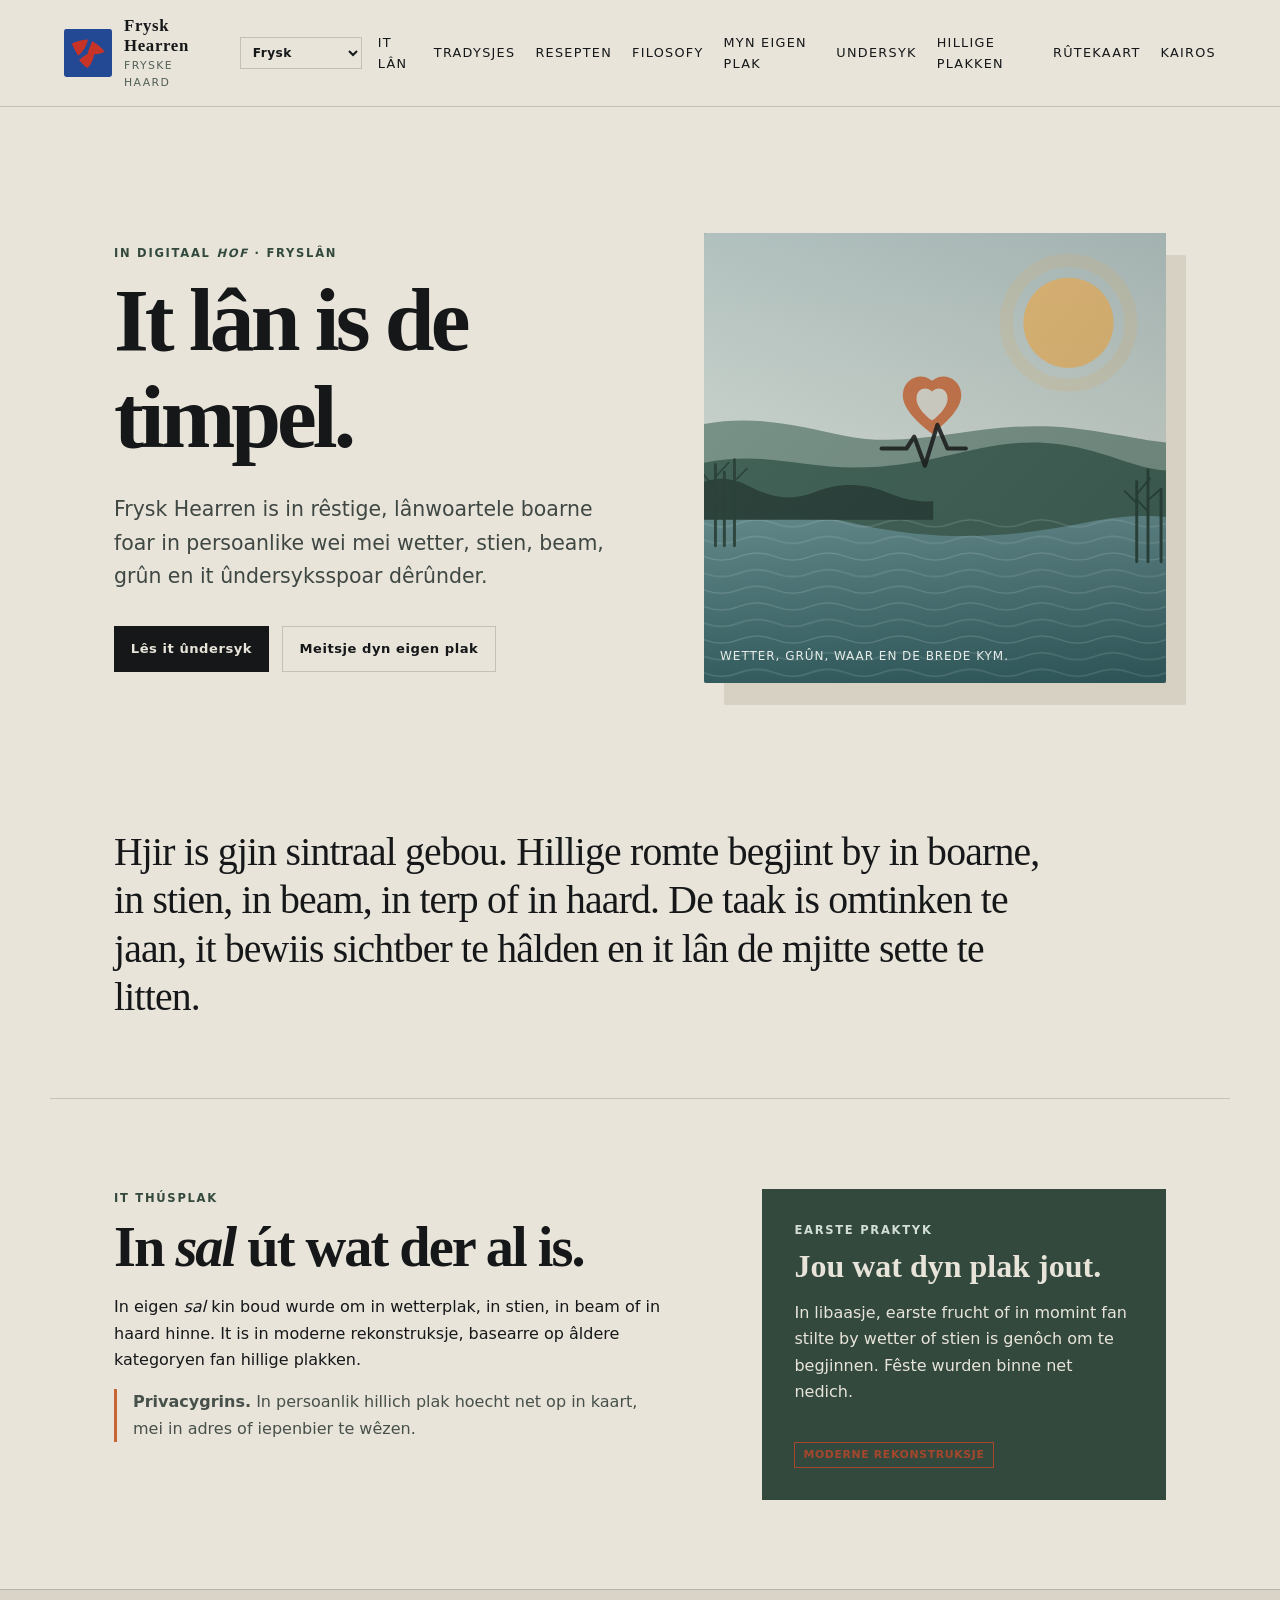
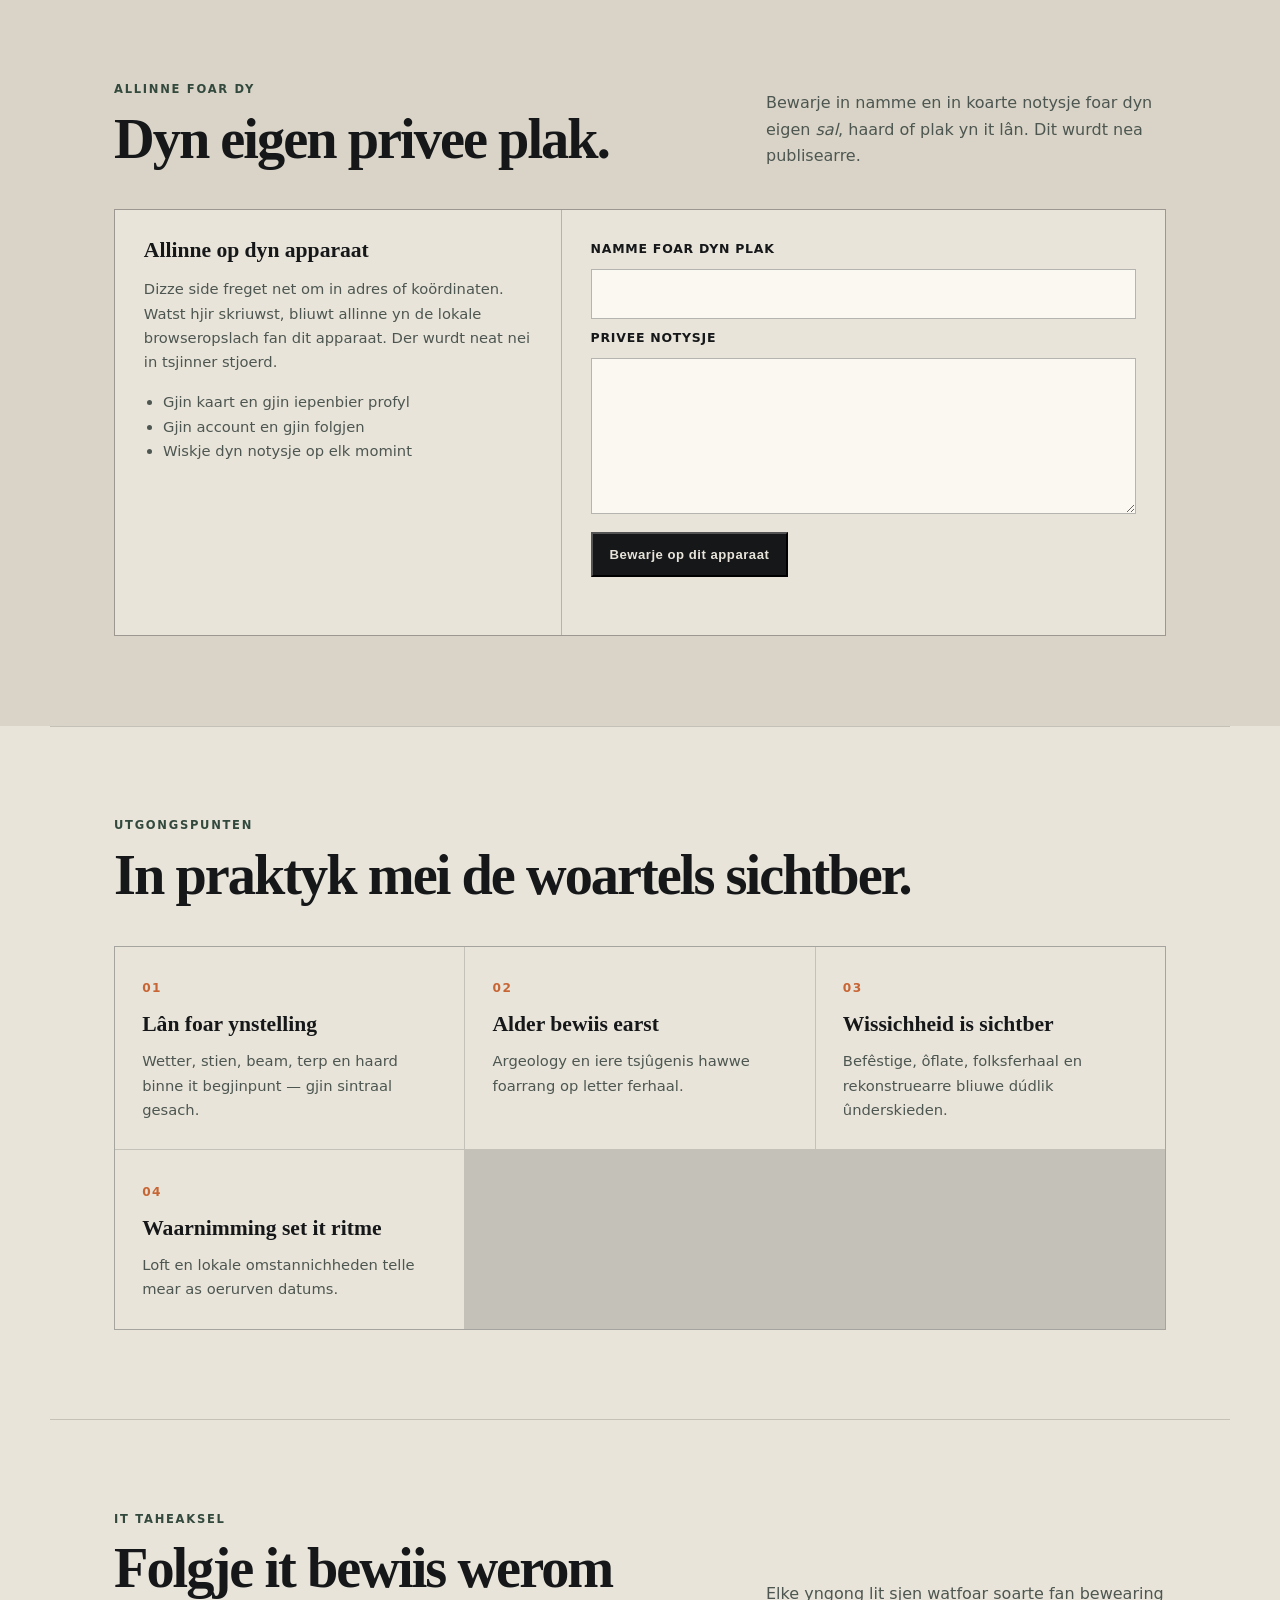
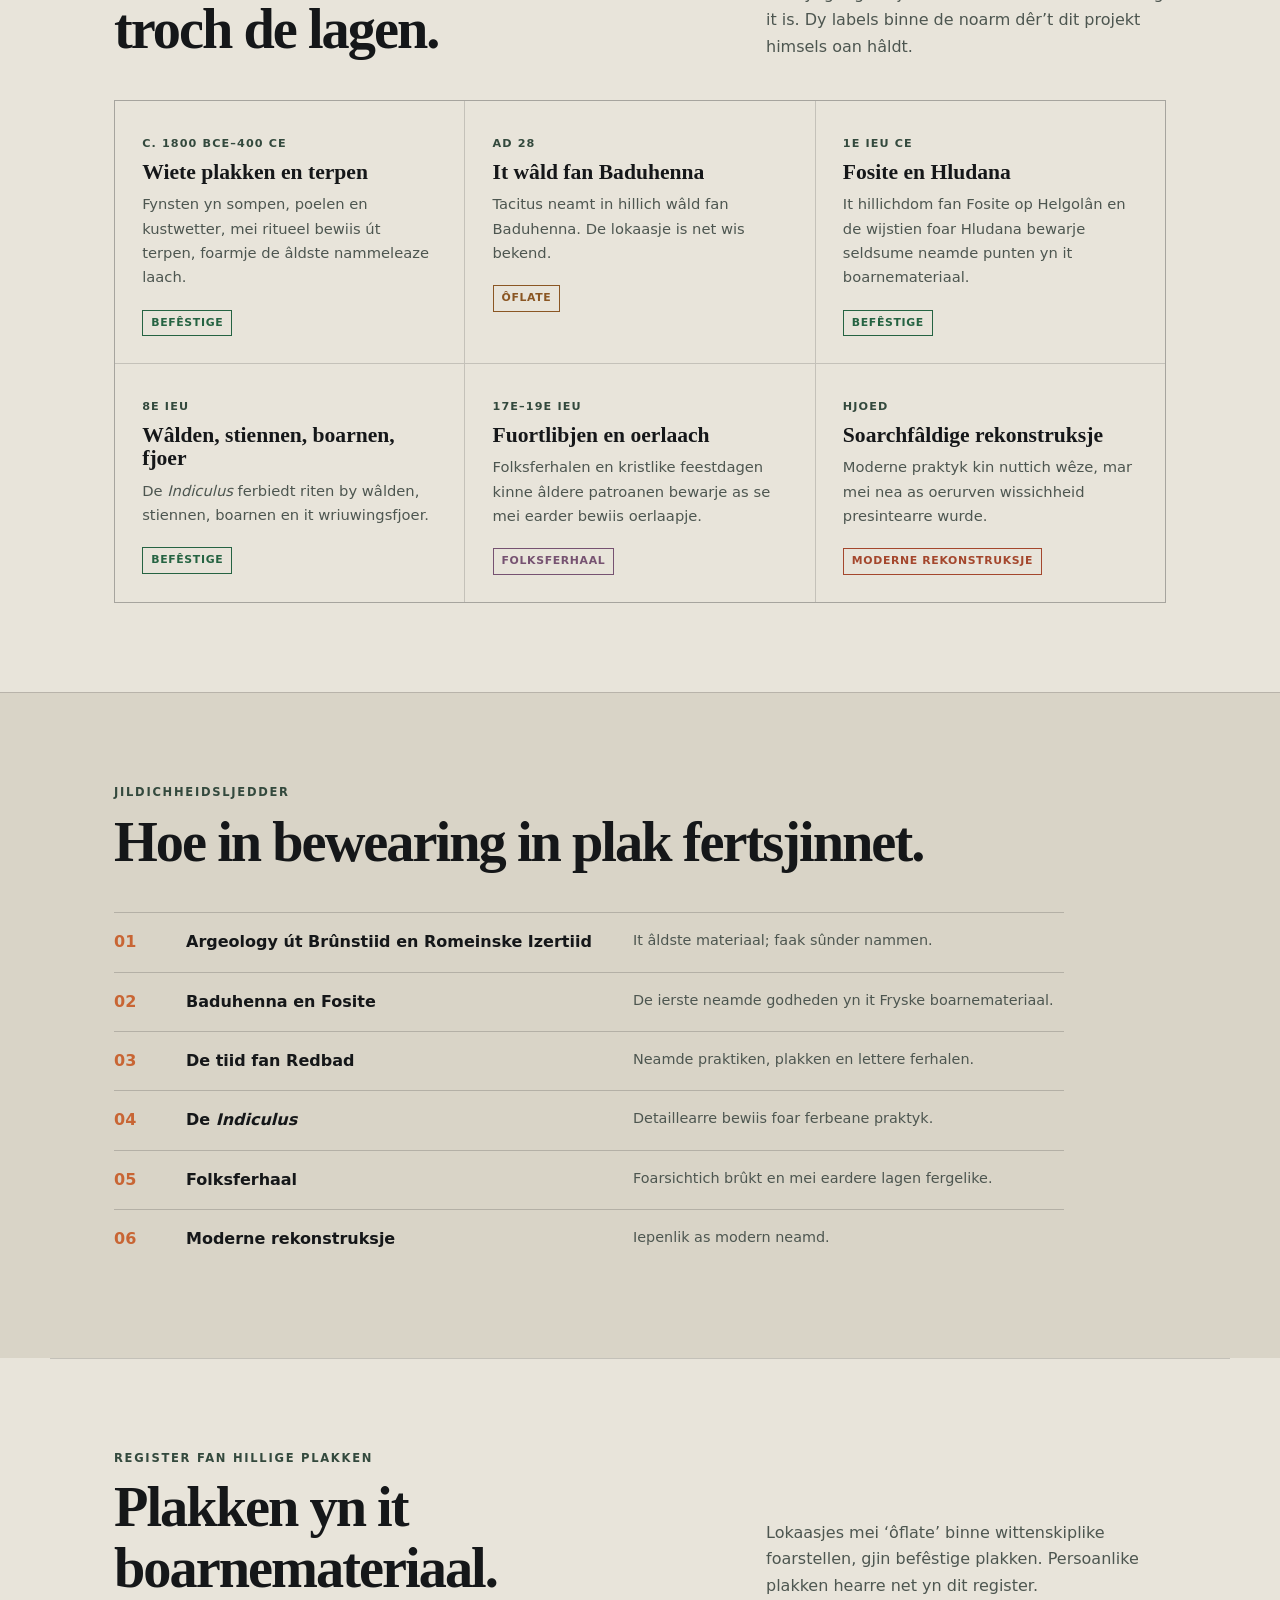
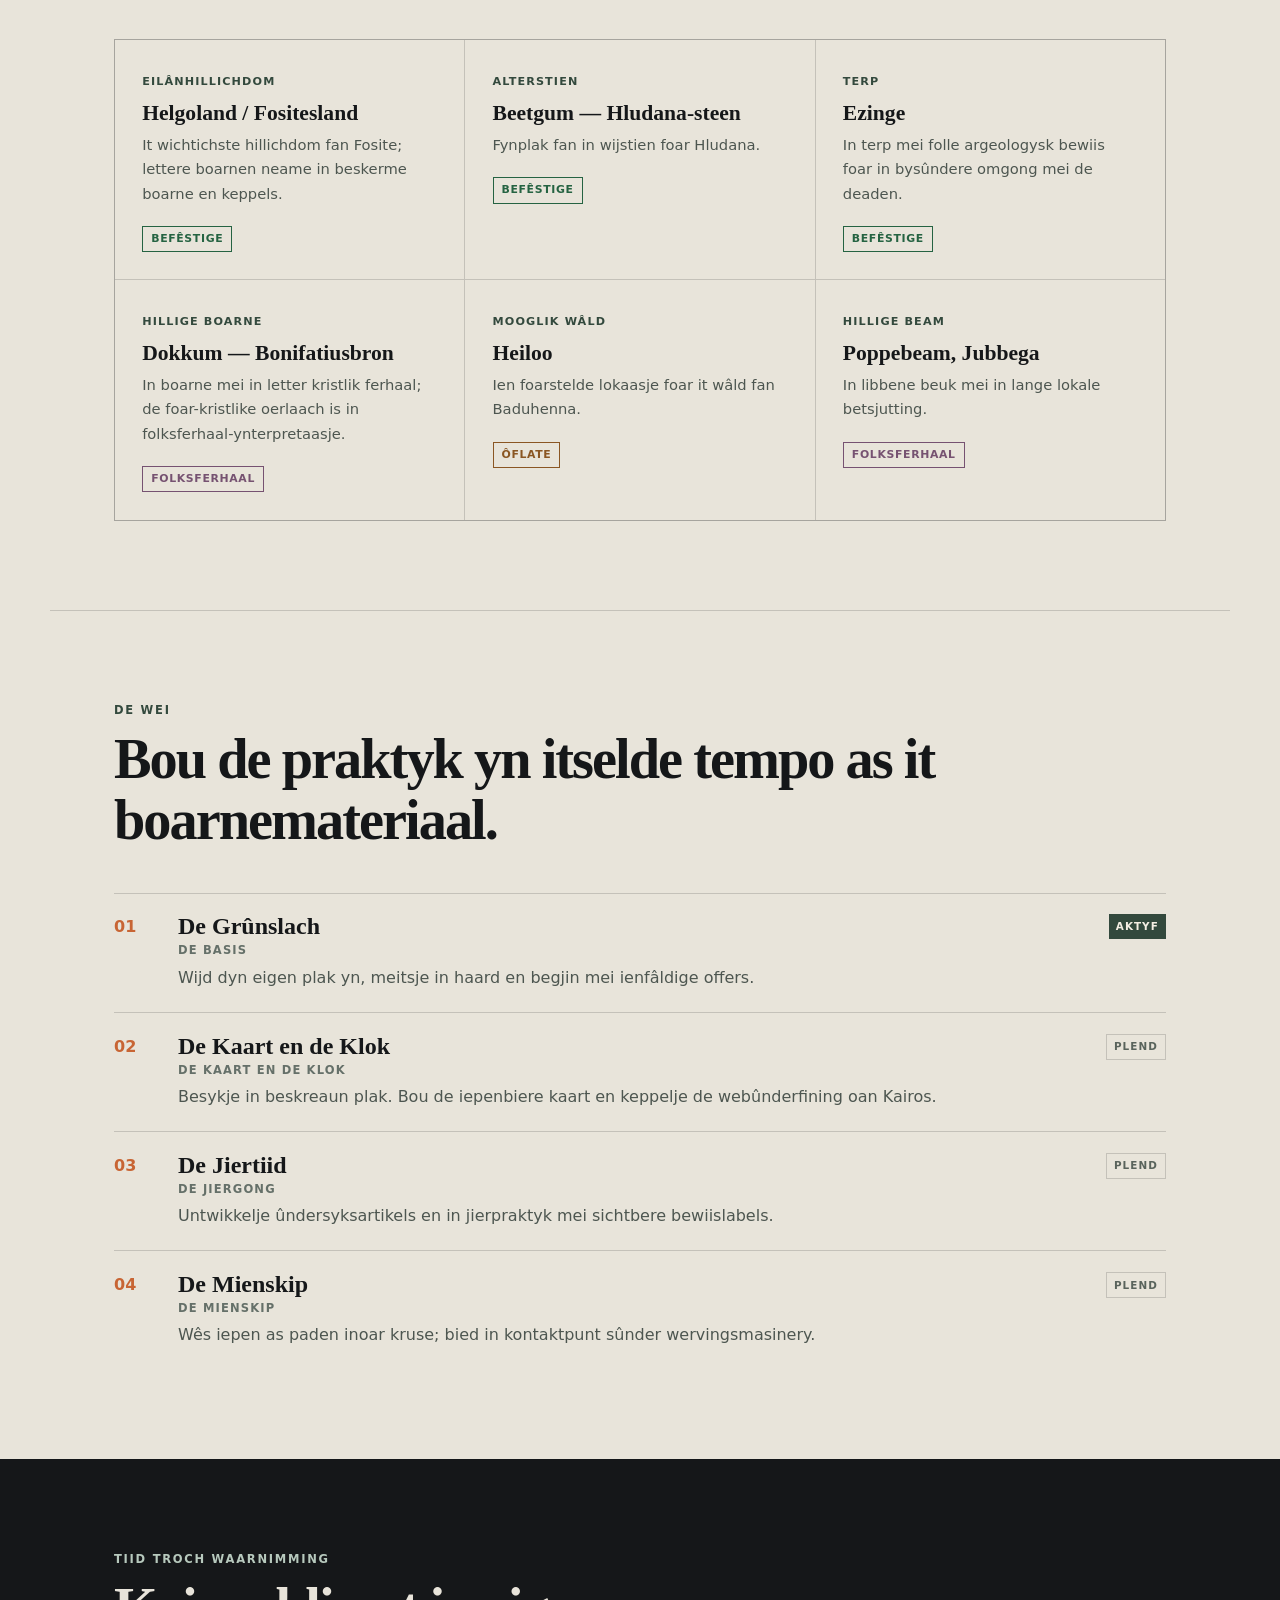
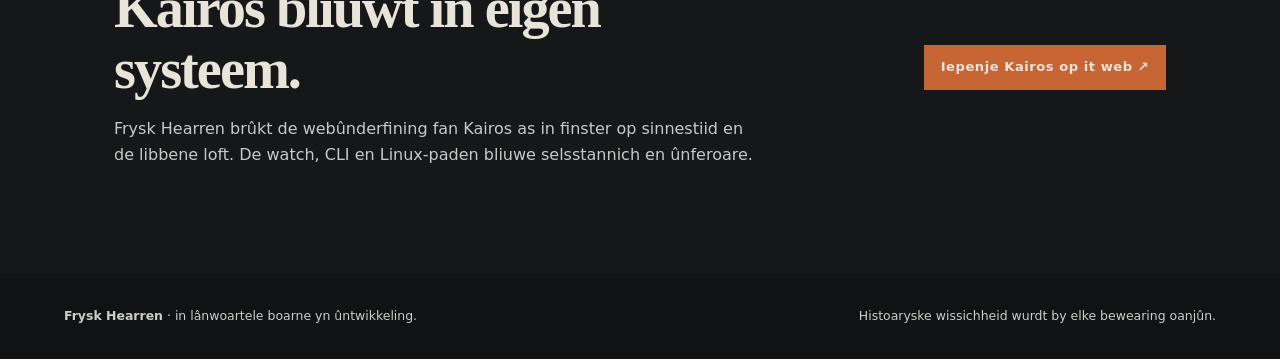
<file: web/frysk-hearren/index.html>
<!doctype html>
<html lang="fy">
<head>
  <meta charset="utf-8"><meta name="viewport" content="width=device-width, initial-scale=1">
  <meta name="description" content="Frysk Hearren — a land-rooted reference and private practice journal.">
  <title>Frysk Hearren — Fryske Haard</title><link rel="stylesheet" href="style.css?v=20261017">
</head>
<body>
  <a class="skip-link" href="#main" data-i18n="skip">Nei de ynhâld</a>
  <header class="site-header">
    <a class="brand" href="#top" aria-label="Frysk Hearren home"><img class="brand-mark" src="pompebled-heartbeat.svg?v=20261013" width="48" height="48" alt=""><span><strong>Frysk Hearren</strong><small data-i18n="subtitle">Fryske Haard</small></span></a>
    <div class="header-actions"><label class="language-picker"><span class="sr-only" data-i18n="languageLabel">Taal</span><select id="language" aria-label="Language"><option value="fy">Frysk</option><option value="nl">Nederlands</option><option value="en">English</option></select></label><button class="menu-toggle" type="button" aria-expanded="false" aria-controls="site-nav" data-i18n="menu">Menu</button></div>
    <nav id="site-nav" class="site-nav" aria-label="Primary navigation"><a href="#land" data-i18n="navLand">It lân</a><a href="traditions.html" data-i18n="navTraditions">Tradysjes</a><a href="recipes.html" data-i18n="navRecipes">Resepten</a><a href="philosophy.html" data-i18n="navPhilosophy">Filosofy</a><a href="#private-space" data-i18n="navPrivate">Myn eigen plak</a><a href="#research" data-i18n="navResearch">Undersyk</a><a href="#sites" data-i18n="navSites">Hillige plakken</a><a href="#roadmap" data-i18n="navRoadmap">Rûtekaart</a><a href="#kairos">Kairos</a></nav>
  </header>
  <main id="main">
    <section id="top" class="hero"><div class="hero-copy"><p class="eyebrow" data-i18n="heroEyebrow">In digitaal <i>hof</i> · Fryslân</p><h1 data-i18n="heroTitle">It lân is de timpel.</h1><p class="lede" data-i18n="heroLead">Frysk Hearren is in rêstige, lânwoartele boarne foar in persoanlike wei mei wetter, stien, beam, grûn en it ûndersyksspoar dêrûnder.</p><div class="hero-actions"><a class="button button-primary" href="#research" data-i18n="readResearch">Lês it ûndersyk</a><a class="button button-quiet" href="#private-space" data-i18n="createPrivate">Meitsje dyn eigen plak</a></div></div><figure class="landscape-panel"><img src="frisian-landscape.svg" width="900" height="760" alt=""><figcaption data-i18n="landscapeCaption">Wetter, grûn, waar en de brede kym.</figcaption></figure></section>
    <section class="statement"><p data-i18n="statement">Hjir is gjin sintraal gebou. Hillige romte begjint by in boarne, in stien, in beam, in terp of in haard. De taak is omtinken te jaan, it bewiis sichtber te hâlden en it lân de mjitte sette te litten.</p></section>
    <section id="land" class="section grid-two"><div><p class="eyebrow" data-i18n="homeEyebrow">It thúsplak</p><h2 data-i18n="landTitle">In <i>sal</i> út wat der al is.</h2><p data-i18n="landCopy">In eigen <i>sal</i> kin boud wurde om in wetterplak, in stien, in beam of in haard hinne. It is in moderne rekonstruksje, basearre op âldere kategoryen fan hillige plakken.</p><p class="notice" data-i18n="privacyNotice"><strong>Privacygrins.</strong> In persoanlik hillich plak hoecht net op in kaart, mei in adres of iepenbier te wêzen.</p></div><aside class="practice-card"><p class="eyebrow" data-i18n="practiceEyebrow">Earste praktyk</p><h3 data-i18n="practiceTitle">Jou wat dyn plak jout.</h3><p data-i18n="practiceCopy">In libaasje, earste frucht of in momint fan stilte by wetter of stien is genôch om te begjinnen. Fêste wurden binne net nedich.</p><span class="badge reconstructed" data-i18n="reconstructed">Moderne rekonstruksje</span></aside></section>
    <section id="private-space" class="section private-space"><div class="section-heading"><div><p class="eyebrow" data-i18n="privateEyebrow">Allinne foar dy</p><h2 data-i18n="privateTitle">Dyn eigen privee plak.</h2></div><p data-i18n="privateIntro">Bewarje in namme en in koarte notysje foar dyn eigen <i>sal</i>, haard of plak yn it lân. Dit wurdt nea publisearre.</p></div><div class="private-grid"><div class="privacy-panel"><h3 data-i18n="localTitle">Allinne op dyn apparaat</h3><p data-i18n="localCopy">Dizze side freget net om in adres of koördinaten. Watst hjir skriuwst, bliuwt allinne yn de lokale browseropslach fan dit apparaat. Der wurdt neat nei in tsjinner stjoerd.</p><ul><li data-i18n="localOne">Gjin kaart en gjin iepenbier profyl</li><li data-i18n="localTwo">Gjin account en gjin folgjen</li><li data-i18n="localThree">Wiskje dyn notysje op elk momint</li></ul></div><form id="private-place-form" class="private-form"><label for="place-name" data-i18n="placeName">Namme foar dyn plak</label><input id="place-name" name="name" maxlength="80" required><label for="place-note" data-i18n="placeNote">Privee notysje</label><textarea id="place-note" name="note" rows="5" maxlength="1000"></textarea><div class="form-actions"><button class="button button-primary" type="submit" data-i18n="savePrivate">Bewarje op dit apparaat</button><button id="delete-private-place" class="text-button" type="button" hidden data-i18n="deletePrivate">Wiskje privee notysje</button></div><p id="private-place-status" class="form-status" role="status" aria-live="polite"></p></form></div></section>
    <section class="section principles"><p class="eyebrow" data-i18n="principlesEyebrow">Utgongspunten</p><h2 data-i18n="principlesTitle">In praktyk mei de woartels sichtber.</h2><div class="principle-grid"><article><span>01</span><h3 data-i18n="principleOneTitle">Lân foar ynstelling</h3><p data-i18n="principleOne">Wetter, stien, beam, terp en haard binne it begjinpunt — gjin sintraal gesach.</p></article><article><span>02</span><h3 data-i18n="principleTwoTitle">Alder bewiis earst</h3><p data-i18n="principleTwo">Argeology en iere tsjûgenis hawwe foarrang op letter ferhaal.</p></article><article><span>03</span><h3 data-i18n="principleThreeTitle">Wissichheid is sichtber</h3><p data-i18n="principleThree">Befêstige, ôflate, folksferhaal en rekonstruearre bliuwe dúdlik ûnderskieden.</p></article><article><span>04</span><h3 data-i18n="principleFourTitle">Waarnimming set it ritme</h3><p data-i18n="principleFour">Loft en lokale omstannichheden telle mear as oerurven datums.</p></article></div></section>
    <section id="research" class="section research"><div class="section-heading"><div><p class="eyebrow" data-i18n="researchEyebrow">It taheaksel</p><h2 data-i18n="researchTitle">Folgje it bewiis werom troch de lagen.</h2></div><p data-i18n="researchIntro">Elke yngong lit sjen watfoar soarte fan bewearing it is. Dy labels binne de noarm dêr’t dit projekt himsels oan hâldt.</p></div><div class="research-grid"><article class="research-entry"><p class="period">c. 1800 BCE–400 CE</p><h3 data-i18n="researchOneTitle">Wiete plakken en terpen</h3><p data-i18n="researchOne">Fynsten yn sompen, poelen en kustwetter, mei ritueel bewiis út terpen, foarmje de âldste nammeleaze laach.</p><span class="badge attested" data-i18n="attested">Befêstige</span></article><article class="research-entry"><p class="period">AD 28</p><h3 data-i18n="researchTwoTitle">It wâld fan Baduhenna</h3><p data-i18n="researchTwo">Tacitus neamt in hillich wâld fan Baduhenna. De lokaasje is net wis bekend.</p><span class="badge inferred" data-i18n="inferred">Ôflate</span></article><article class="research-entry"><p class="period">1e ieu CE</p><h3 data-i18n="researchThreeTitle">Fosite en Hludana</h3><p data-i18n="researchThree">It hillichdom fan Fosite op Helgolân en de wijstien foar Hludana bewarje seldsume neamde punten yn it boarnemateriaal.</p><span class="badge attested" data-i18n="attested">Befêstige</span></article><article class="research-entry"><p class="period">8e ieu</p><h3 data-i18n="researchFourTitle">Wâlden, stiennen, boarnen, fjoer</h3><p data-i18n="researchFour">De <i>Indiculus</i> ferbiedt riten by wâlden, stiennen, boarnen en it wriuwingsfjoer.</p><span class="badge attested" data-i18n="attested">Befêstige</span></article><article class="research-entry"><p class="period">17e–19e ieu</p><h3 data-i18n="researchFiveTitle">Fuortlibjen en oerlaach</h3><p data-i18n="researchFive">Folksferhalen en kristlike feestdagen kinne âldere patroanen bewarje as se mei earder bewiis oerlaapje.</p><span class="badge folklore" data-i18n="folklore">Folksferhaal</span></article><article class="research-entry"><p class="period" data-i18n="today">Hjoed</p><h3 data-i18n="researchSixTitle">Soarchfâldige rekonstruksje</h3><p data-i18n="researchSix">Moderne praktyk kin nuttich wêze, mar mei nea as oerurven wissichheid presintearre wurde.</p><span class="badge reconstructed" data-i18n="reconstructed">Moderne rekonstruksje</span></article></div></section>
    <section class="section ladder"><p class="eyebrow" data-i18n="ladderEyebrow">Jildichheidsljedder</p><h2 data-i18n="ladderTitle">Hoe in bewearing in plak fertsjinnet.</h2><ol><li><strong data-i18n="ladderOneTitle">Argeology út Brûnstiid en Romeinske Izertiid</strong><span data-i18n="ladderOne">It âldste materiaal; faak sûnder nammen.</span></li><li><strong data-i18n="ladderTwoTitle">Baduhenna en Fosite</strong><span data-i18n="ladderTwo">De ierste neamde godheden yn it Fryske boarnemateriaal.</span></li><li><strong data-i18n="ladderThreeTitle">De tiid fan Redbad</strong><span data-i18n="ladderThree">Neamde praktiken, plakken en lettere ferhalen.</span></li><li><strong data-i18n="ladderFourTitle">De <i>Indiculus</i></strong><span data-i18n="ladderFour">Detaillearre bewiis foar ferbeane praktyk.</span></li><li><strong data-i18n="ladderFiveTitle">Folksferhaal</strong><span data-i18n="ladderFive">Foarsichtich brûkt en mei eardere lagen fergelike.</span></li><li><strong data-i18n="ladderSixTitle">Moderne rekonstruksje</strong><span data-i18n="ladderSix">Iepenlik as modern neamd.</span></li></ol></section>
    <section id="sites" class="section sites"><div class="section-heading"><div><p class="eyebrow" data-i18n="sitesEyebrow">Register fan hillige plakken</p><h2 data-i18n="sitesTitle">Plakken yn it boarnemateriaal.</h2></div><p data-i18n="sitesIntro">Lokaasjes mei ‘ôflate’ binne wittenskiplike foarstellen, gjin befêstige plakken. Persoanlike plakken hearre net yn dit register.</p></div><div class="site-list"><article><span class="site-type" data-i18n="island">Eilânhillichdom</span><h3>Helgoland / Fositesland</h3><p data-i18n="siteOne">It wichtichste hillichdom fan Fosite; lettere boarnen neame in beskerme boarne en keppels.</p><span class="badge attested" data-i18n="attested">Befêstige</span></article><article><span class="site-type" data-i18n="stone">Alterstien</span><h3>Beetgum — Hludana-steen</h3><p data-i18n="siteTwo">Fynplak fan in wijstien foar Hludana.</p><span class="badge attested" data-i18n="attested">Befêstige</span></article><article><span class="site-type">Terp</span><h3>Ezinge</h3><p data-i18n="siteThree">In terp mei folle argeologysk bewiis foar in bysûndere omgong mei de deaden.</p><span class="badge attested" data-i18n="attested">Befêstige</span></article><article><span class="site-type" data-i18n="spring">Hillige boarne</span><h3>Dokkum — Bonifatiusbron</h3><p data-i18n="siteFour">In boarne mei in letter kristlik ferhaal; de foar-kristlike oerlaach is in folksferhaal-ynterpretaasje.</p><span class="badge folklore" data-i18n="folklore">Folksferhaal</span></article><article><span class="site-type" data-i18n="grove">Mooglik wâld</span><h3>Heiloo</h3><p data-i18n="siteFive">Ien foarstelde lokaasje foar it wâld fan Baduhenna.</p><span class="badge inferred" data-i18n="inferred">Ôflate</span></article><article><span class="site-type" data-i18n="tree">Hillige beam</span><h3>Poppebeam, Jubbega</h3><p data-i18n="siteSix">In libbene beuk mei in lange lokale betsjutting.</p><span class="badge folklore" data-i18n="folklore">Folksferhaal</span></article></div></section>
    <section id="roadmap" class="section roadmap"><p class="eyebrow" data-i18n="roadmapEyebrow">De wei</p><h2 data-i18n="roadmapTitle">Bou de praktyk yn itselde tempo as it boarnemateriaal.</h2><div class="roadmap-list"><article><span>01</span><div><h3>De Grûnslach <small data-i18n="foundation">De Basis</small></h3><p data-i18n="roadmapOne">Wijd dyn eigen plak yn, meitsje in haard en begjin mei ienfâldige offers.</p></div><span class="status active" data-i18n="active">Aktyf</span></article><article><span>02</span><div><h3>De Kaart en de Klok <small data-i18n="mapClock">De Kaart en de Klok</small></h3><p data-i18n="roadmapTwo">Besykje in beskreaun plak. Bou de iepenbiere kaart en keppelje de webûnderfining oan Kairos.</p></div><span class="status planned" data-i18n="planned">Plend</span></article><article><span>03</span><div><h3>De Jiertiid <small data-i18n="yearCycle">De Jiergong</small></h3><p data-i18n="roadmapThree">Untwikkelje ûndersyksartikels en in jierpraktyk mei sichtbere bewiislabels.</p></div><span class="status planned" data-i18n="planned">Plend</span></article><article><span>04</span><div><h3>De Mienskip <small data-i18n="community">De Mienskip</small></h3><p data-i18n="roadmapFour">Wês iepen as paden inoar kruse; bied in kontaktpunt sûnder wervingsmasinery.</p></div><span class="status planned" data-i18n="planned">Plend</span></article></div></section>
    <section id="kairos" class="section kairos"><div><p class="eyebrow" data-i18n="kairosEyebrow">Tiid troch waarnimming</p><h2 data-i18n="kairosTitle">Kairos bliuwt in eigen systeem.</h2><p data-i18n="kairosCopy">Frysk Hearren brûkt de webûnderfining fan Kairos as in finster op sinnestiid en de libbene loft. De watch, CLI en Linux-paden bliuwe selsstannich en ûnferoare.</p></div><a class="button button-primary" href="../index.html" data-i18n="openKairos">Iepenje Kairos op it web ↗</a></section>
  </main>
  <footer class="site-footer"><p><strong>Frysk Hearren</strong> · <span data-i18n="footerOne">in lânwoartele boarne yn ûntwikkeling.</span></p><p data-i18n="footerTwo">Histoaryske wissichheid wurdt by elke bewearing oanjûn.</p></footer><script src="site.js?v=20261014"></script>
</body>
</html>
</file>
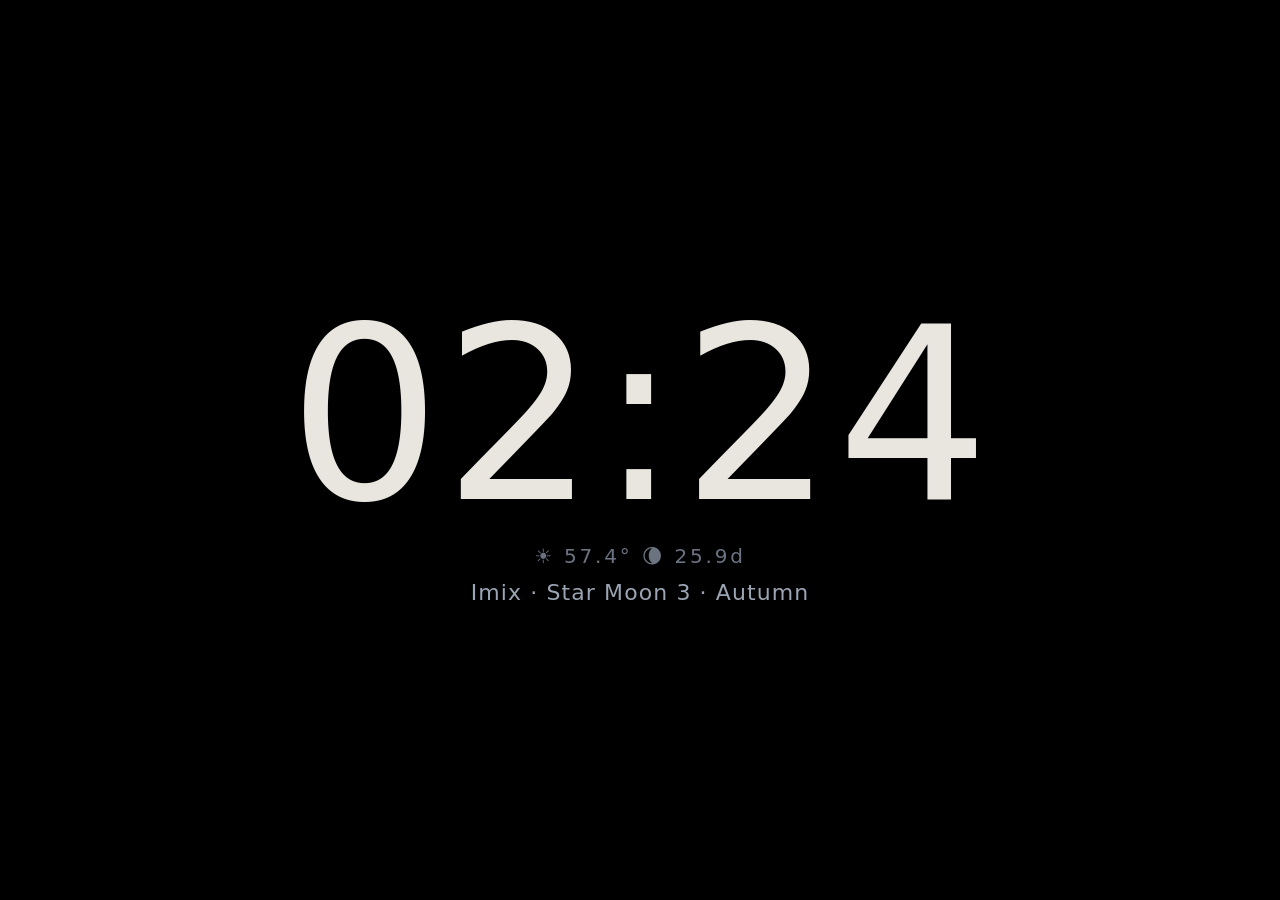
<file: web/watch.html>
<!DOCTYPE html>
<html lang="en">
<head>
    <meta charset="UTF-8">
    <meta name="viewport" content="width=device-width, initial-scale=1.0, viewport-fit=cover, user-scalable=no">
    <title>Kairos Watch</title>
    <meta name="description" content="The Kairos solar clock — a wearable watch face. 12:00 is solar noon. Time as position, nothing else.">
    <meta name="theme-color" content="#000000">
    <link rel="manifest" href="watch.webmanifest">
    <link rel="icon" type="image/svg+xml" href="logo.svg">
    <link rel="icon" type="image/png" sizes="192x192" href="icon-192.png">
    <link rel="stylesheet" href="static/css/watch.css">
</head>
<body>
    <!-- Only the clock. ?min=1 hides the captions for a pure-clock face. -->
    <main class="face" id="face">
        <div id="time">--:--</div>
        <div id="meta"></div>
        <div id="date"></div>
    </main>

    <!-- Minimal, isolated engine: the main web app is never loaded here. -->
    <script src="lib/suncalc.js"></script>
    <script src="static/js/solar_time.js"></script>
    <script src="static/js/kairos_calendar.js"></script>
    <script src="static/js/watch.js"></script>
</body>
</html>
</file>
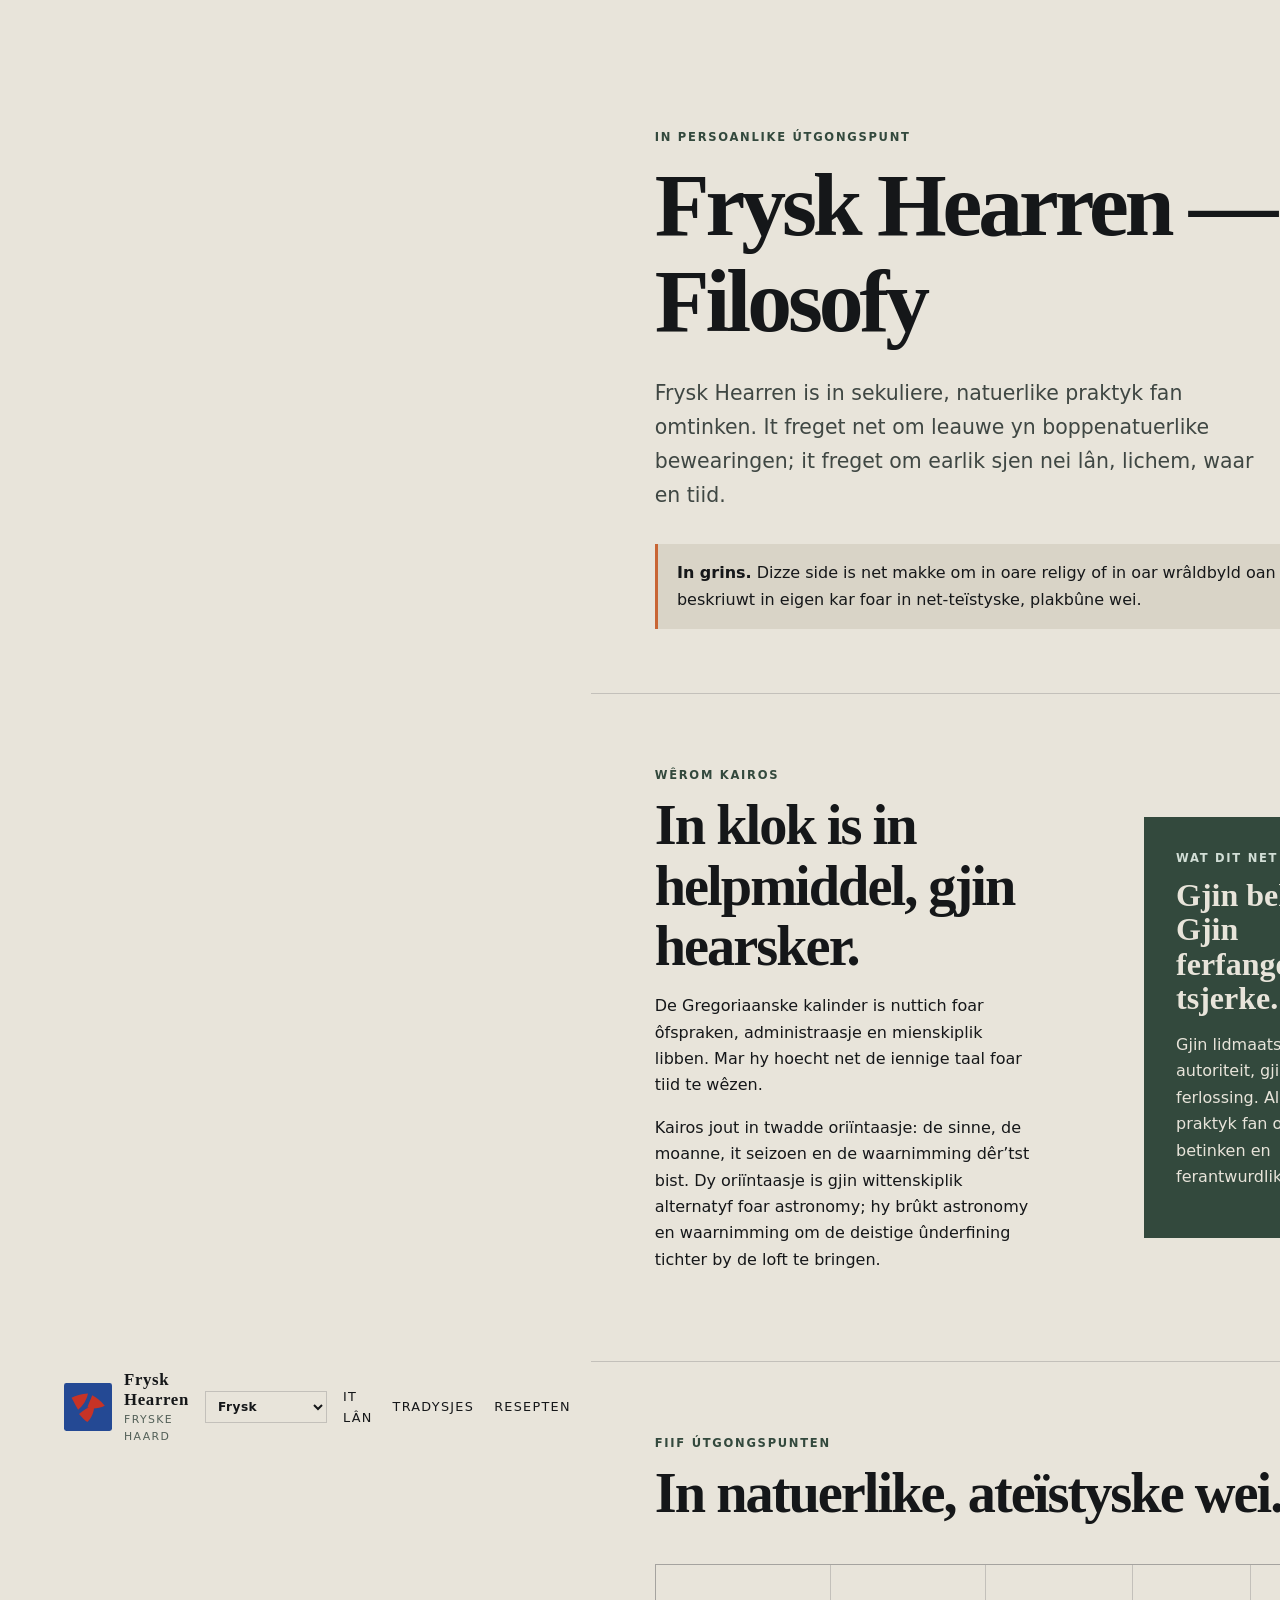
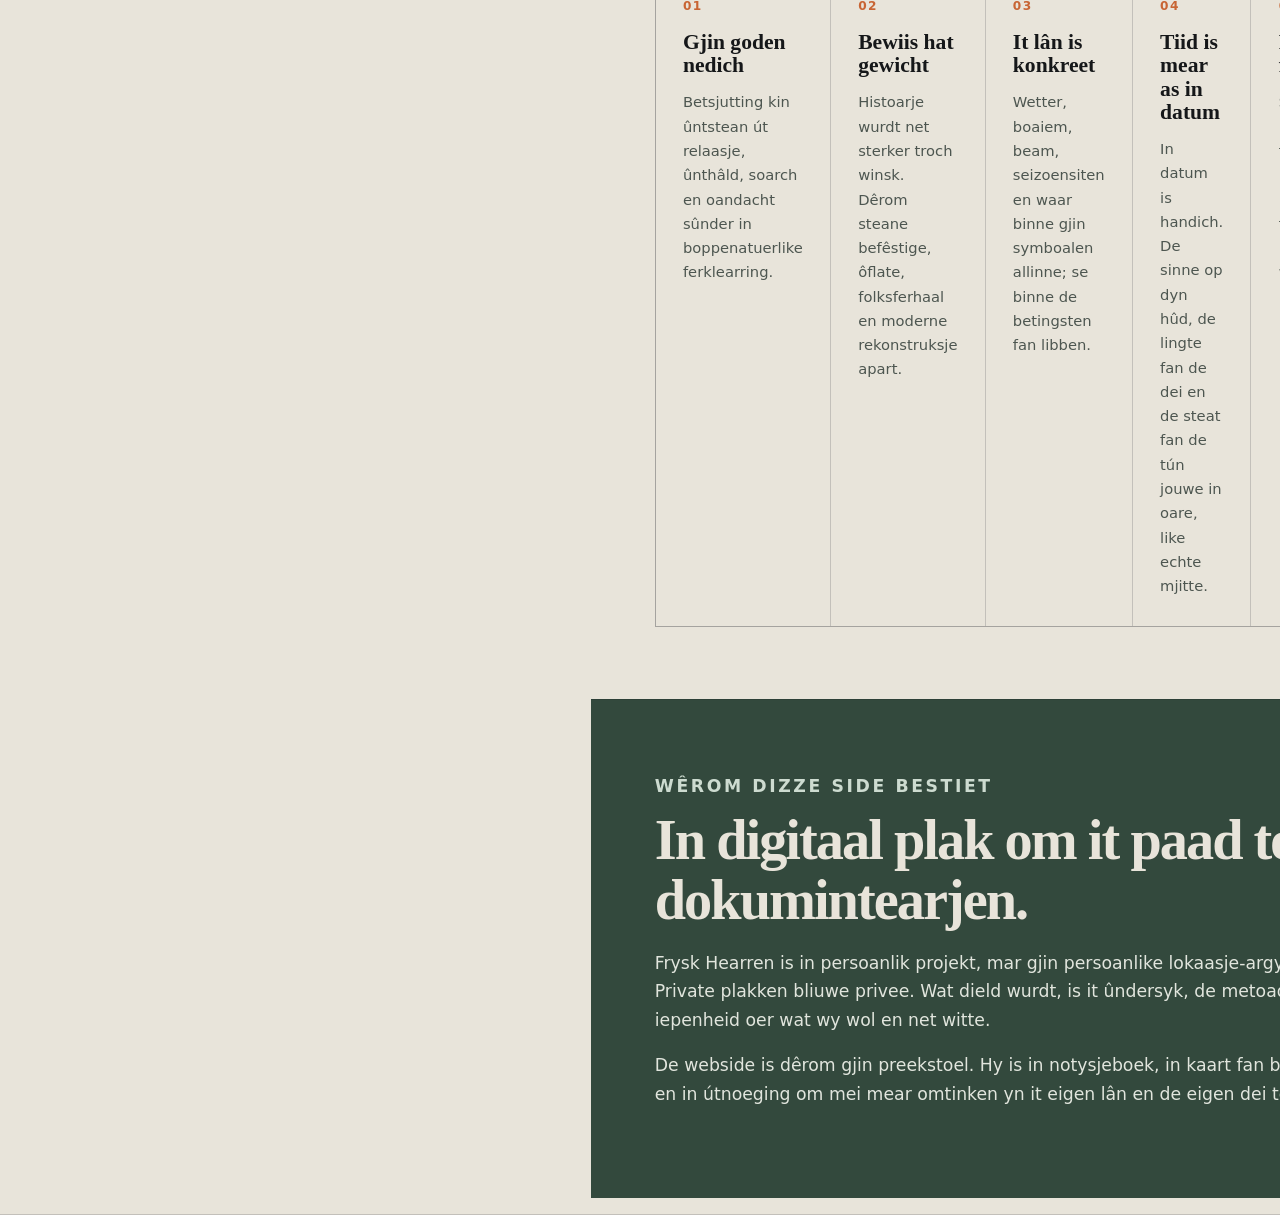
<file: web/frysk-hearren/philosophy.html>
<!doctype html>
<html lang="fy"><head><meta charset="utf-8"><meta name="viewport" content="width=device-width, initial-scale=1"><meta name="description" content="Filosofy fan Frysk Hearren — in sekuliere, natuerlike wei mei tiid en lân."><title>Frysk Hearren — Filosofy</title><link rel="stylesheet" href="style.css?v=20261017">
<body class="inner-page"><a class="skip-link" href="#main" data-i18n="skip">Nei de ynhâld</a><header class="site-header"><a class="brand" href="index.html" aria-label="Frysk Hearren home"><img class="brand-mark" src="pompebled-heartbeat.svg?v=20261013" width="48" height="48" alt=""><span><strong>Frysk Hearren</strong><small data-i18n="subtitle">Fryske Haard</small></span></a><div class="header-actions"><label class="language-picker"><span class="sr-only" data-i18n="languageLabel">Taal</span><select id="language" aria-label="Language"><option value="fy">Frysk</option><option value="nl">Nederlands</option><option value="en">English</option></select></label><button class="menu-toggle" type="button" aria-expanded="false" aria-controls="site-nav" data-i18n="menu">Menu</button></div><nav id="site-nav" class="site-nav" aria-label="Primary navigation"><a href="index.html#land" data-i18n="navLand">It lân</a><a href="traditions.html" data-i18n="navTraditions">Tradysjes</a><a href="recipes.html" data-i18n="navRecipes">Resepten</a>
<main id="main"><section class="page-hero"><p class="eyebrow" data-page="eyebrow">In persoanlike útgongspunt</p><h1 data-page="title">Tiid en plak sûnder dogma.</h1><p class="lede" data-page="lead">Frysk Hearren is in sekuliere, natuerlike praktyk fan omtinken. It freget net om leauwe yn boppenatuerlike bewearingen; it freget om earlik sjen nei lân, lichem, waar en tiid.</p><p class="page-note" data-page="note"><strong>In grins.</strong> Dizze side is net makke om in oare religy of in oar wrâldbyld oan te fallen. Hja beskriuwt in eigen kar foar in net-teïstyske, plakbûne wei.</p></section>
<section class="section philosophy-layout"><article><p class="eyebrow" data-page="whyEyebrow">Wêrom Kairos</p><h2 data-page="whyTitle">In klok is in helpmiddel, gjin hearsker.</h2><p data-page="whyOne">De Gregoriaanske kalinder is nuttich foar ôfspraken, administraasje en mienskiplik libben. Mar hy hoecht net de iennige taal foar tiid te wêzen.</p><p data-page="whyTwo">Kairos jout in twadde oriïntaasje: de sinne, de moanne, it seizoen en de waarnimming dêr’tst bist. Dy oriïntaasje is gjin wittenskiplik alternatyf foar astronomy; hy brûkt astronomy en waarnimming om de deistige ûnderfining tichter by de loft te bringen.</p></article><aside class="practice-card"><p class="eyebrow" data-page="notEyebrow">Wat dit net is</p><h3 data-page="notTitle">Gjin bekearing. Gjin ferfangende tsjerke.</h3><p data-page="notCopy">Gjin lidmaatskip, gjin autoriteit, gjin belofte fan ferlossing. Allinne in frije praktyk fan oandacht, betinken en ferantwurdlikens.</p></aside></section>
<section class="section philosophy-points"><p class="eyebrow" data-page="principlesEyebrow">Fiif útgongspunten</p><h2 data-page="principlesTitle">In natuerlike, ateïstyske wei.</h2><div class="principle-grid"><article><span>01</span><h3 data-page="pointOneTitle">Gjin goden nedich</h3><p data-page="pointOne">Betsjutting kin ûntstean út relaasje, ûnthâld, soarch en oandacht sûnder in boppenatuerlike ferklearring.</p></article><article><span>02</span><h3 data-page="pointTwoTitle">Bewiis hat gewicht</h3><p data-page="pointTwo">Histoarje wurdt net sterker troch winsk. Dêrom steane befêstige, ôflate, folksferhaal en moderne rekonstruksje apart.</p></article><article><span>03</span><h3 data-page="pointThreeTitle">It lân is konkreet</h3><p data-page="pointThree">Wetter, boaiem, beam, seizoensiten en waar binne gjin symboalen allinne; se binne de betingsten fan libben.</p></article><article><span>04</span><h3 data-page="pointFourTitle">Tiid is mear as in datum</h3><p data-page="pointFour">In datum is handich. De sinne op dyn hûd, de lingte fan de dei en de steat fan de tún jouwe in oare, like echte mjitte.</p></article><article><span>05</span><h3 data-page="pointFiveTitle">Frijheid freget soarch</h3><p data-page="pointFive">Sûnder dogma komt ferantwurdlikens net fuort. Hja leit just by ús: foar elkoar, foar it plak en foar wat wy as wier presintearje.</p></article></div></section>
<section class="section manifesto"><p class="eyebrow" data-page="websiteEyebrow">Wêrom dizze side bestiet</p><h2 data-page="websiteTitle">In digitaal plak om it paad te dokumintearjen.</h2><p data-page="websiteOne">Frysk Hearren is in persoanlik projekt, mar gjin persoanlike lokaasje-argyf. Private plakken bliuwe privee. Wat dield wurdt, is it ûndersyk, de metoade en de iepenheid oer wat wy wol en net witte.</p><p data-page="websiteTwo">De webside is dêrom gjin preekstoel. Hy is in notysjeboek, in kaart fan boarnen en in útnoeging om mei mear omtinken yn it eigen lân en de eigen dei te stean.</p></section></main>
<footer class="site-footer"><p><strong>Frysk Hearren</strong> · <span data-page="footer">in sekuliere, lânwoartele praktyk fan omtinken.</span></p><p><a href="index.html" data-page="back">Werom nei Frysk Hearren</a></p></footer><script src="site.js?v=20261014"></script><script src="page-philosophy.js"></script></body></html>
</file>
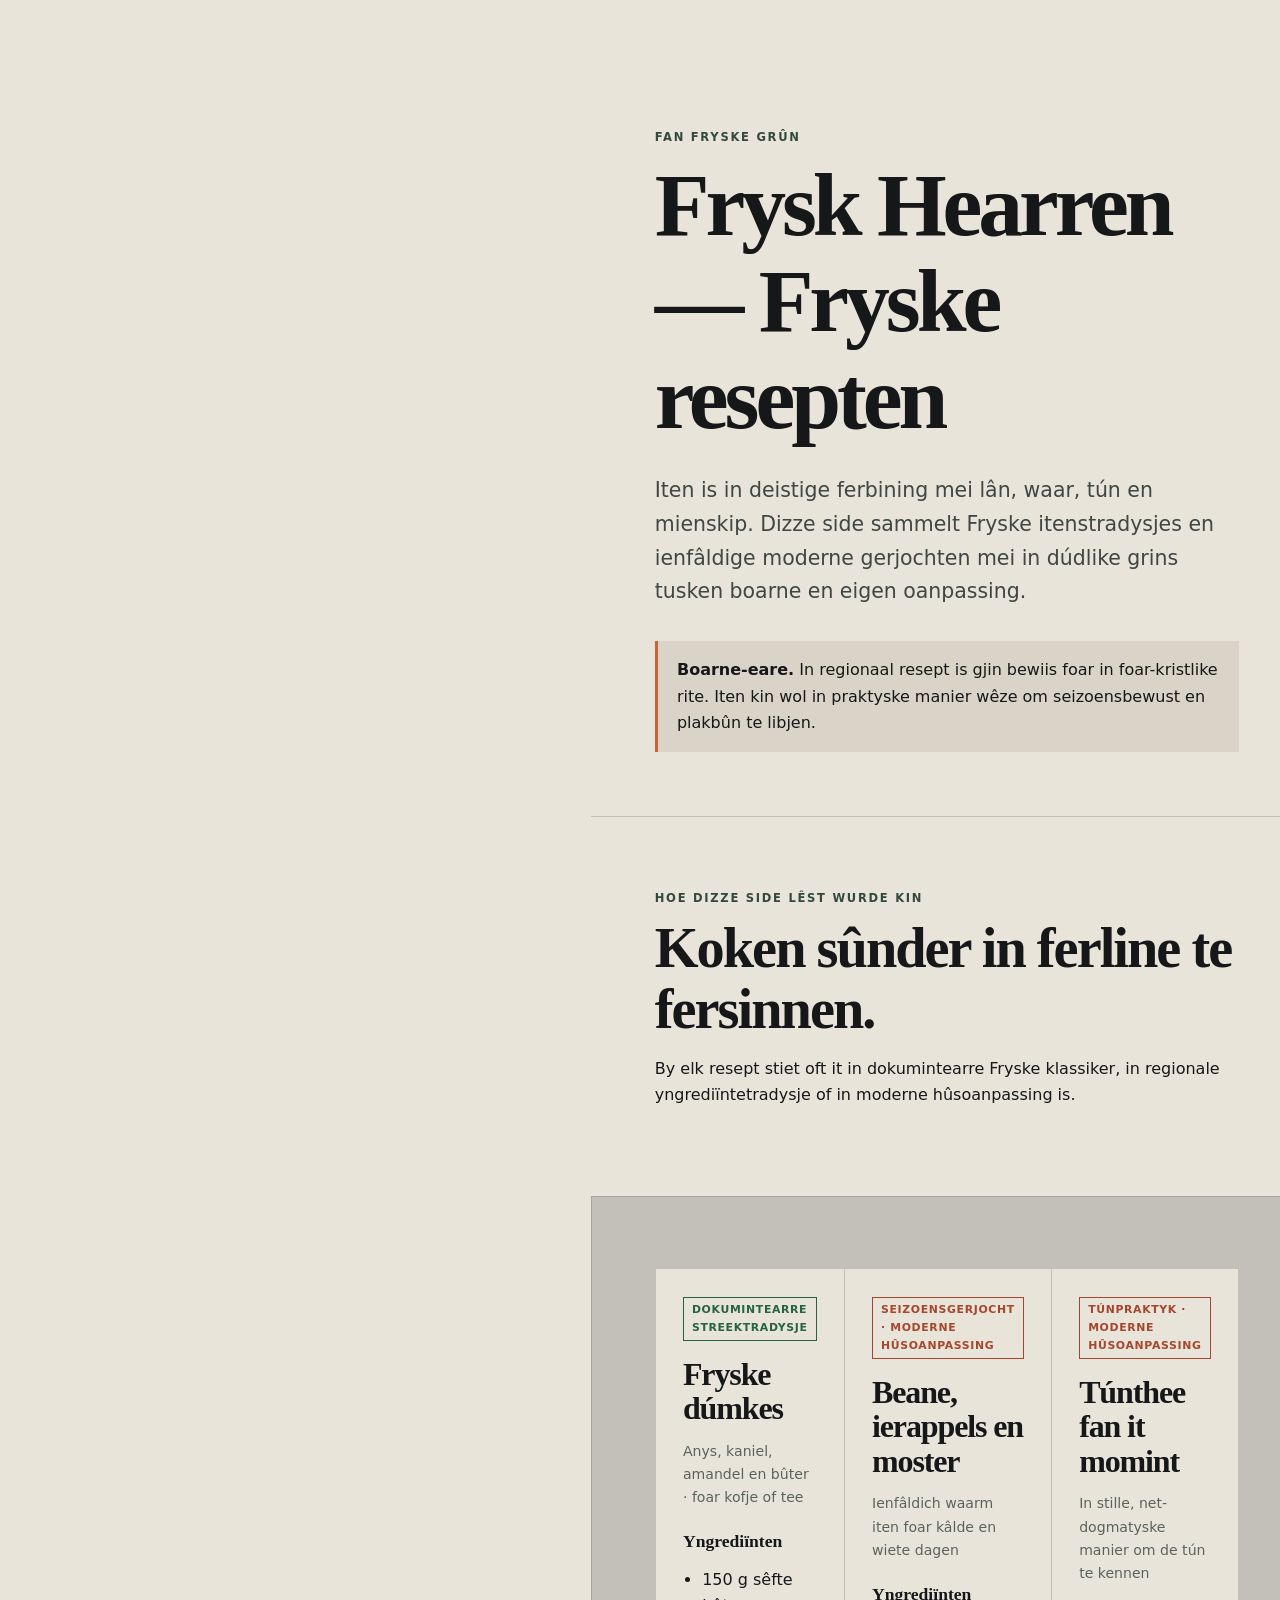
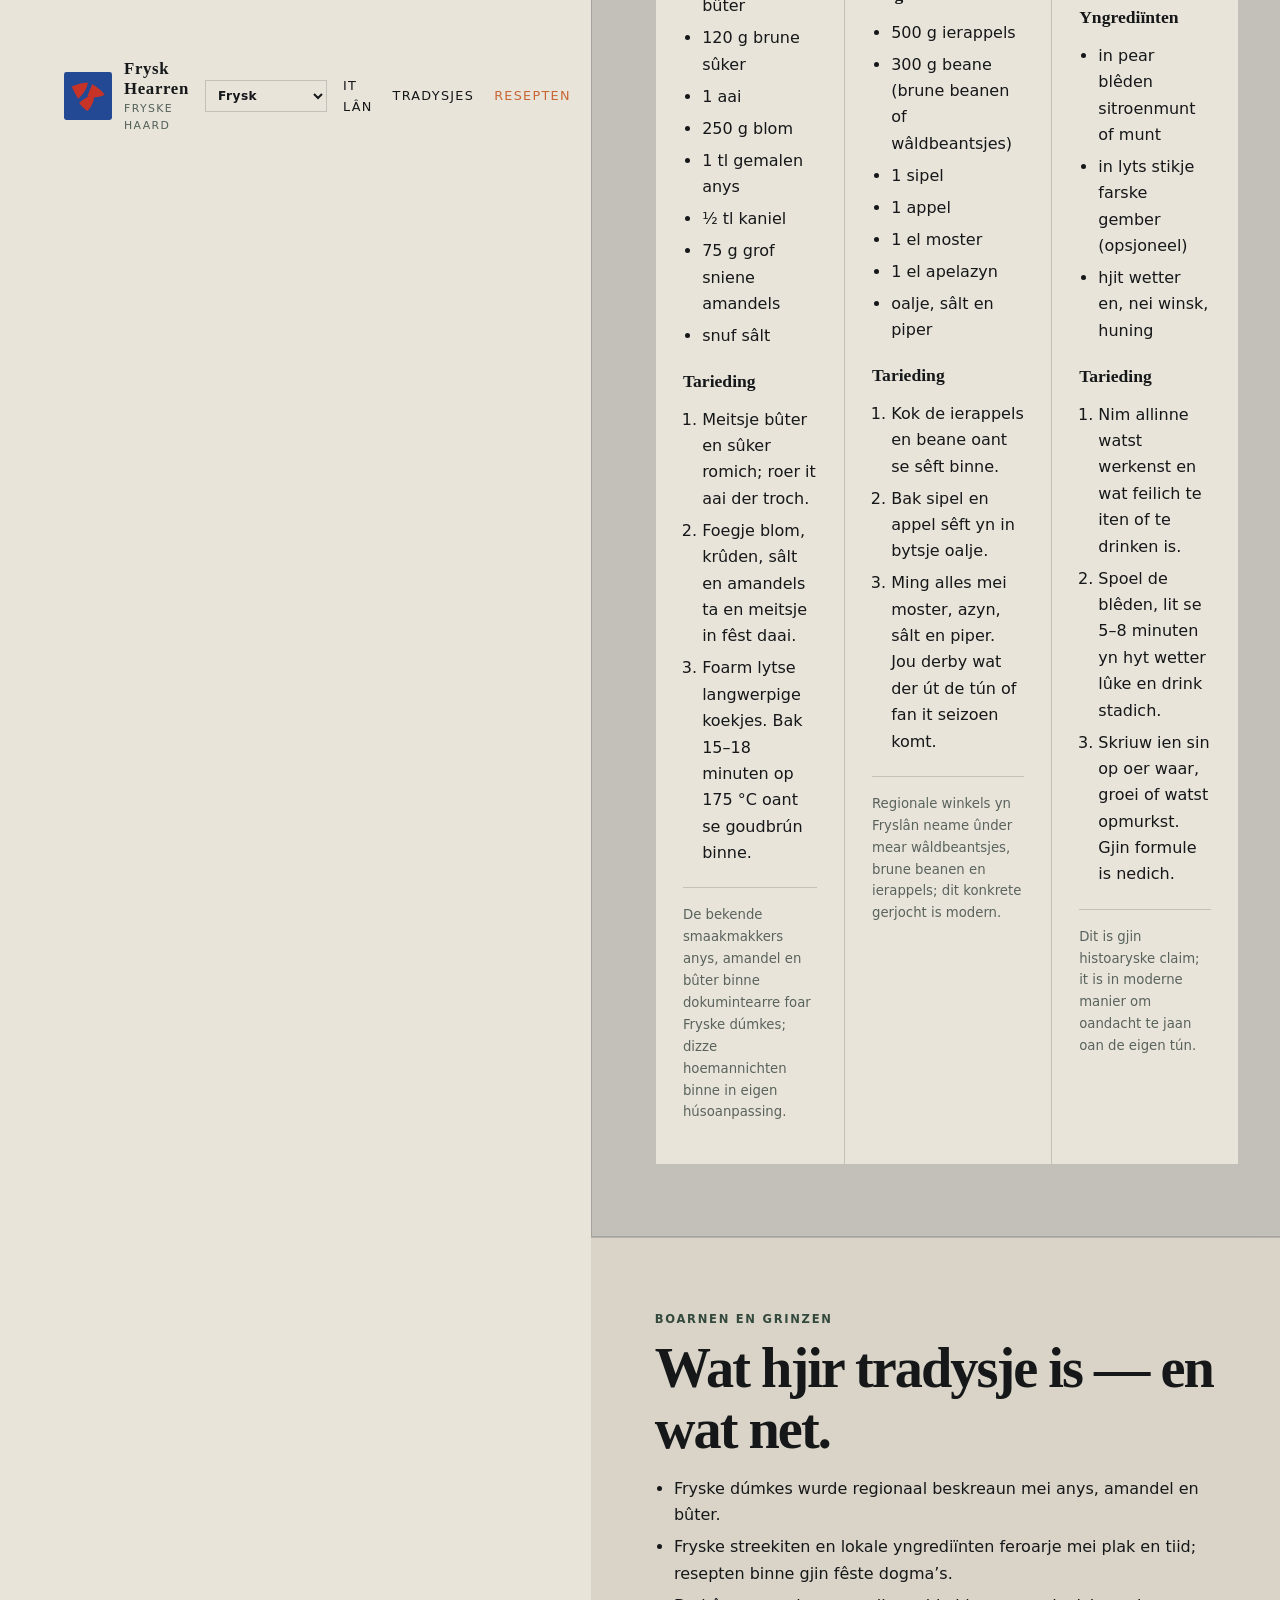
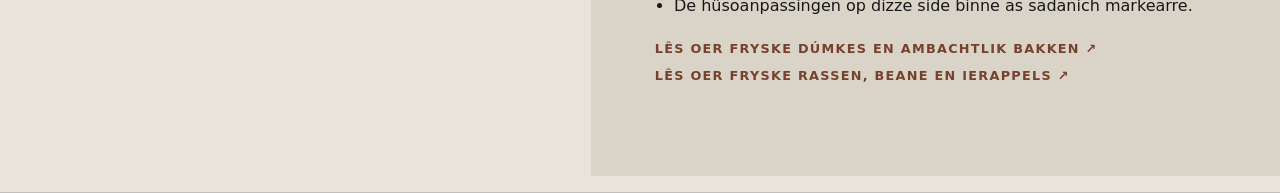
<file: web/frysk-hearren/recipes.html>
<!doctype html>
<html lang="fy"><head><meta charset="utf-8"><meta name="viewport" content="width=device-width, initial-scale=1"><meta name="description" content="Fryske resepten — iten, seizoen en deistige ferbining mei it lân."><title>Frysk Hearren — Fryske resepten</title><link rel="stylesheet" href="style.css?v=20261017">
<body class="inner-page"><a class="skip-link" href="#main" data-i18n="skip">Nei de ynhâld</a><header class="site-header"><a class="brand" href="index.html" aria-label="Frysk Hearren home"><img class="brand-mark" src="pompebled-heartbeat.svg?v=20261013" width="48" height="48" alt=""><span><strong>Frysk Hearren</strong><small data-i18n="subtitle">Fryske Haard</small></span></a><div class="header-actions"><label class="language-picker"><span class="sr-only" data-i18n="languageLabel">Taal</span><select id="language" aria-label="Language"><option value="fy">Frysk</option><option value="nl">Nederlands</option><option value="en">English</option></select></label><button class="menu-toggle" type="button" aria-expanded="false" aria-controls="site-nav" data-i18n="menu">Menu</button></div><nav id="site-nav" class="site-nav" aria-label="Primary navigation"><a href="index.html#land" data-i18n="navLand">It lân</a><a href="traditions.html" data-i18n="navTraditions">Tradysjes</a><a href="recipes.html" aria-current="page" data-i18n="navRecipes">Resepten</a>
<main id="main"><section class="page-hero"><p class="eyebrow" data-page="eyebrow">Fan Fryske grûn</p><h1 data-page="title">Resepten foar it seizoen.</h1><p class="lede" data-page="lead">Iten is in deistige ferbining mei lân, waar, tún en mienskip. Dizze side sammelt Fryske itenstradysjes en ienfâldige moderne gerjochten mei in dúdlike grins tusken boarne en eigen oanpassing.</p><p class="page-note" data-page="note"><strong>Boarne-eare.</strong> In regionaal resept is gjin bewiis foar in foar-kristlike rite. Iten kin wol in praktyske manier wêze om seizoensbewust en plakbûn te libjen.</p></section>
<section class="section recipe-intro"><div class="source-card"><p class="eyebrow" data-page="sourceEyebrow">Hoe dizze side lêst wurde kin</p><h2 data-page="sourceTitle">Koken sûnder in ferline te fersinnen.</h2><p data-page="sourceCopy">By elk resept stiet oft it in dokumintearre Fryske klassiker, in regionale yngrediïntetradysje of in moderne hûsoanpassing is.</p></div></section>
<section class="section recipe-grid" aria-label="Recipes"><article class="recipe-card"><span class="badge attested" data-page="documented">Dokumintearre streektradysje</span><h2>Fryske dúmkes</h2><p class="recipe-meta" data-page="dummiesMeta">Anys, kaniel, amandel en bûter · foar kofje of tee</p><h3 data-page="ingredients">Yngrediïnten</h3><ul><li>150 g sêfte bûter</li><li>120 g brune sûker</li><li>1 aai</li><li>250 g blom</li><li>1 tl gemalen anys</li><li>½ tl kaniel</li><li>75 g grof sniene amandels</li><li>snuf sâlt</li></ul><h3 data-page="method">Tarieding</h3><ol><li data-page="dummiesOne">Meitsje bûter en sûker romich; roer it aai der troch.</li><li data-page="dummiesTwo">Foegje blom, krûden, sâlt en amandels ta en meitsje in fêst daai.</li><li data-page="dummiesThree">Foarm lytse langwerpige koekjes. Bak 15–18 minuten op 175 °C oant se goudbrún binne.</li></ol><p class="source-line" data-page="dummiesSource">De bekende smaakmakkers anys, amandel en bûter binne dokumintearre foar Fryske dúmkes; dizze hoemannichten binne in eigen húsoanpassing.</p></article>
<article class="recipe-card"><span class="badge reconstructed" data-page="seasonal">Seizoensgerjocht · moderne hûsoanpassing</span><h2 data-page="beansTitle">Beane, ierappels en moster</h2><p class="recipe-meta" data-page="beansMeta">Ienfâldich waarm iten foar kâlde en wiete dagen</p><h3 data-page="ingredients">Yngrediïnten</h3><ul><li>500 g ierappels</li><li>300 g beane (brune beanen of wâldbeantsjes)</li><li>1 sipel</li><li>1 appel</li><li>1 el moster</li><li>1 el apelazyn</li><li>oalje, sâlt en piper</li></ul><h3 data-page="method">Tarieding</h3><ol><li data-page="beansOne">Kok de ierappels en beane oant se sêft binne.</li><li data-page="beansTwo">Bak sipel en appel sêft yn in bytsje oalje.</li><li data-page="beansThree">Ming alles mei moster, azyn, sâlt en piper. Jou derby wat der út de tún of fan it seizoen komt.</li></ol><p class="source-line" data-page="beansSource">Regionale winkels yn Fryslân neame ûnder mear wâldbeantsjes, brune beanen en ierappels; dit konkrete gerjocht is modern.</p></article>
<article class="recipe-card"><span class="badge reconstructed" data-page="garden">Túnpraktyk · moderne hûsoanpassing</span><h2 data-page="teaTitle">Túnthee fan it momint</h2><p class="recipe-meta" data-page="teaMeta">In stille, net-dogmatyske manier om de tún te kennen</p><h3 data-page="ingredients">Yngrediïnten</h3><ul><li data-page="teaItemOne">in pear blêden sitroenmunt of munt</li><li data-page="teaItemTwo">in lyts stikje farske gember (opsjoneel)</li><li data-page="teaItemThree">hjit wetter en, nei winsk, huning</li></ul><h3 data-page="method">Tarieding</h3><ol><li data-page="teaOne">Nim allinne watst werkenst en wat feilich te iten of te drinken is.</li><li data-page="teaTwo">Spoel de blêden, lit se 5–8 minuten yn hyt wetter lûke en drink stadich.</li><li data-page="teaThree">Skriuw ien sin op oer waar, groei of watst opmurkst. Gjin formule is nedich.</li></ol><p class="source-line" data-page="teaSource">Dit is gjin histoaryske claim; it is in moderne manier om oandacht te jaan oan de eigen tún.</p></article></section>
<section class="section sources"><p class="eyebrow" data-page="sourcesEyebrow">Boarnen en grinzen</p><h2 data-page="sourcesTitle">Wat hjir tradysje is — en wat net.</h2><ul><li data-page="sourceOne">Fryske dúmkes wurde regionaal beskreaun mei anys, amandel en bûter.</li><li data-page="sourceTwo">Fryske streekiten en lokale yngrediïnten feroarje mei plak en tiid; resepten binne gjin fêste dogma’s.</li><li data-page="sourceThree">De hûsoanpassingen op dizze side binne as sadanich markearre.</li></ul><p><a href="https://www.friesland.nl/nl/blog/historie/van-friese-bodem-2-de-bakkerij-van-mevrouw-de-molenaar" rel="noopener noreferrer" target="_blank" data-page="sourceLinkOne">Lês oer Fryske dúmkes en ambachtlik bakken ↗</a><br><a href="https://www.friesland.nl/en/routes/1092217443/culinary-tour-dokkum" rel="noopener noreferrer" target="_blank" data-page="sourceLinkTwo">Lês oer Fryske rassen, beane en ierappels ↗</a></p></section></main>
<footer class="site-footer"><p><strong>Frysk Hearren</strong> · <span data-page="footer">in lânwoartele praktyk mei romte foar boarne en eigen oanpassing.</span></p><p><a href="index.html" data-page="back">Werom nei Frysk Hearren</a></p></footer><script src="site.js?v=20261014"></script><script src="page-recipes.js"></script></body></html>
</file>
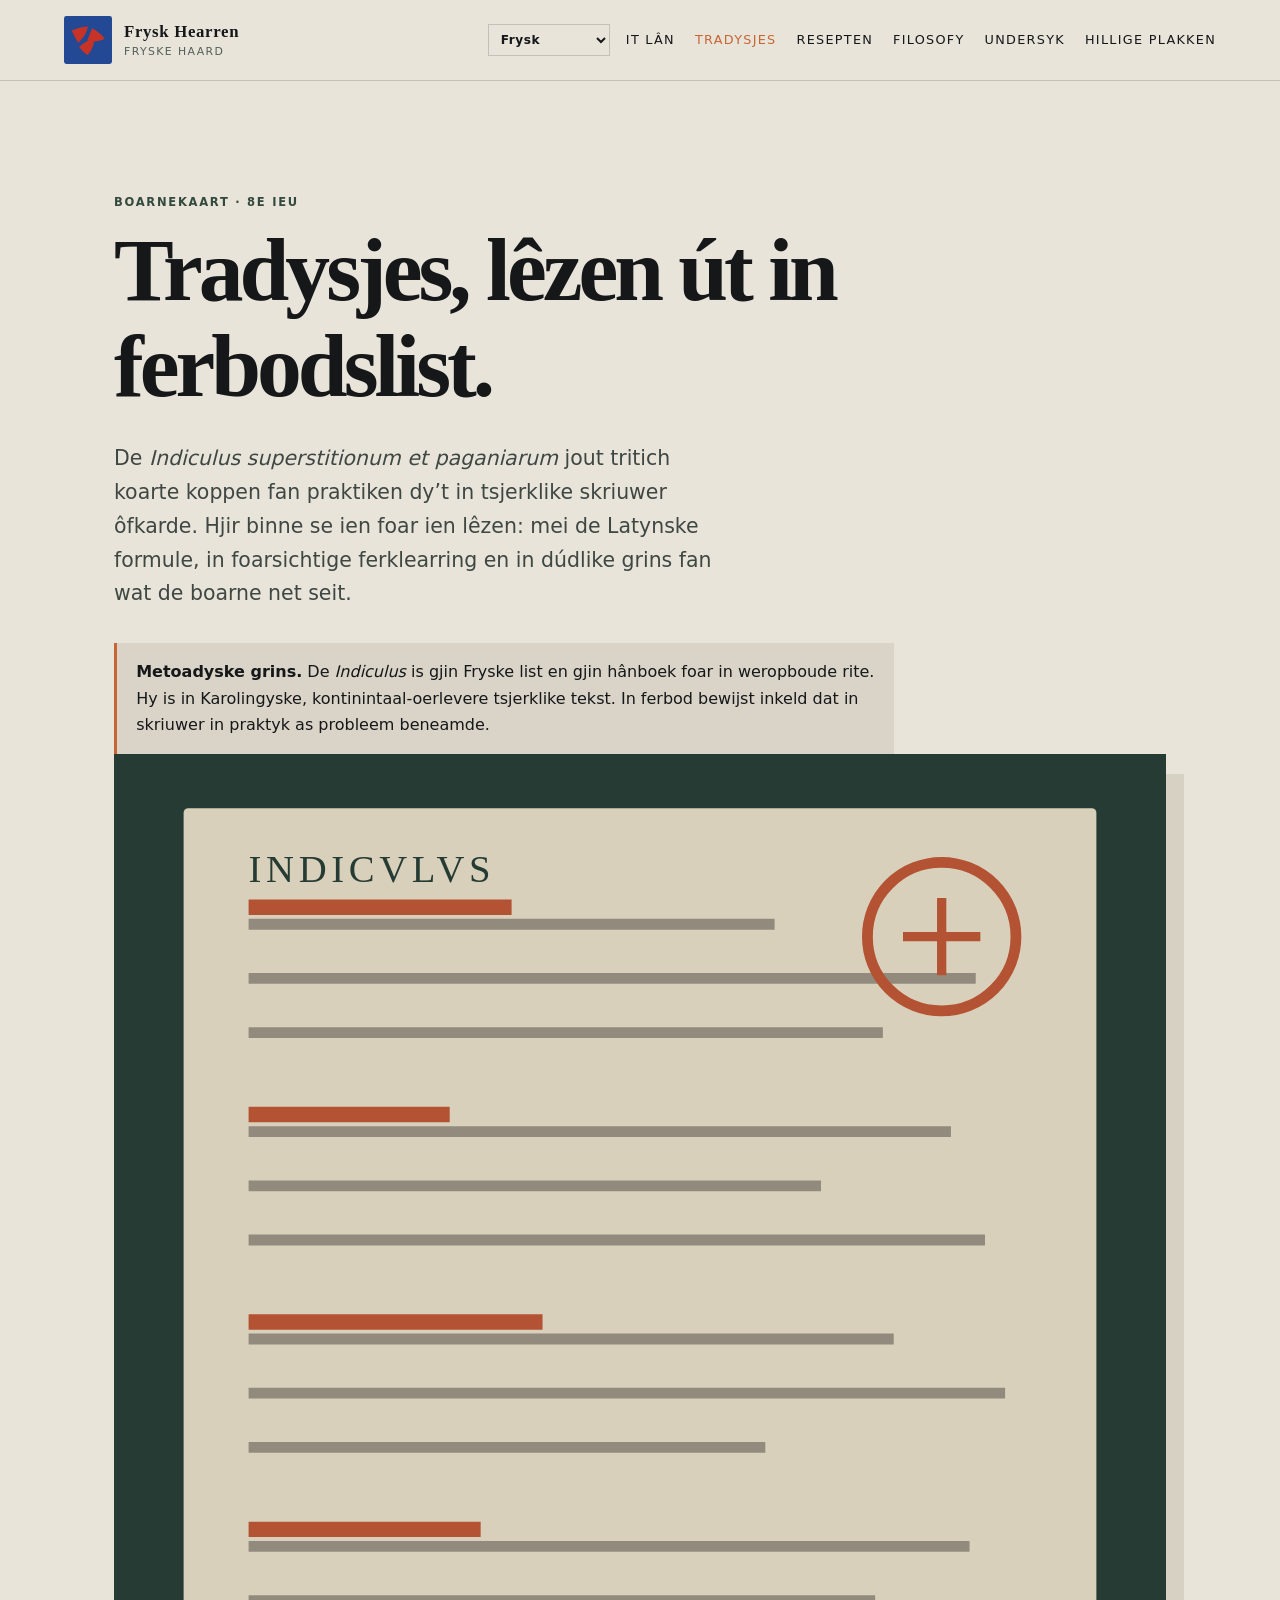
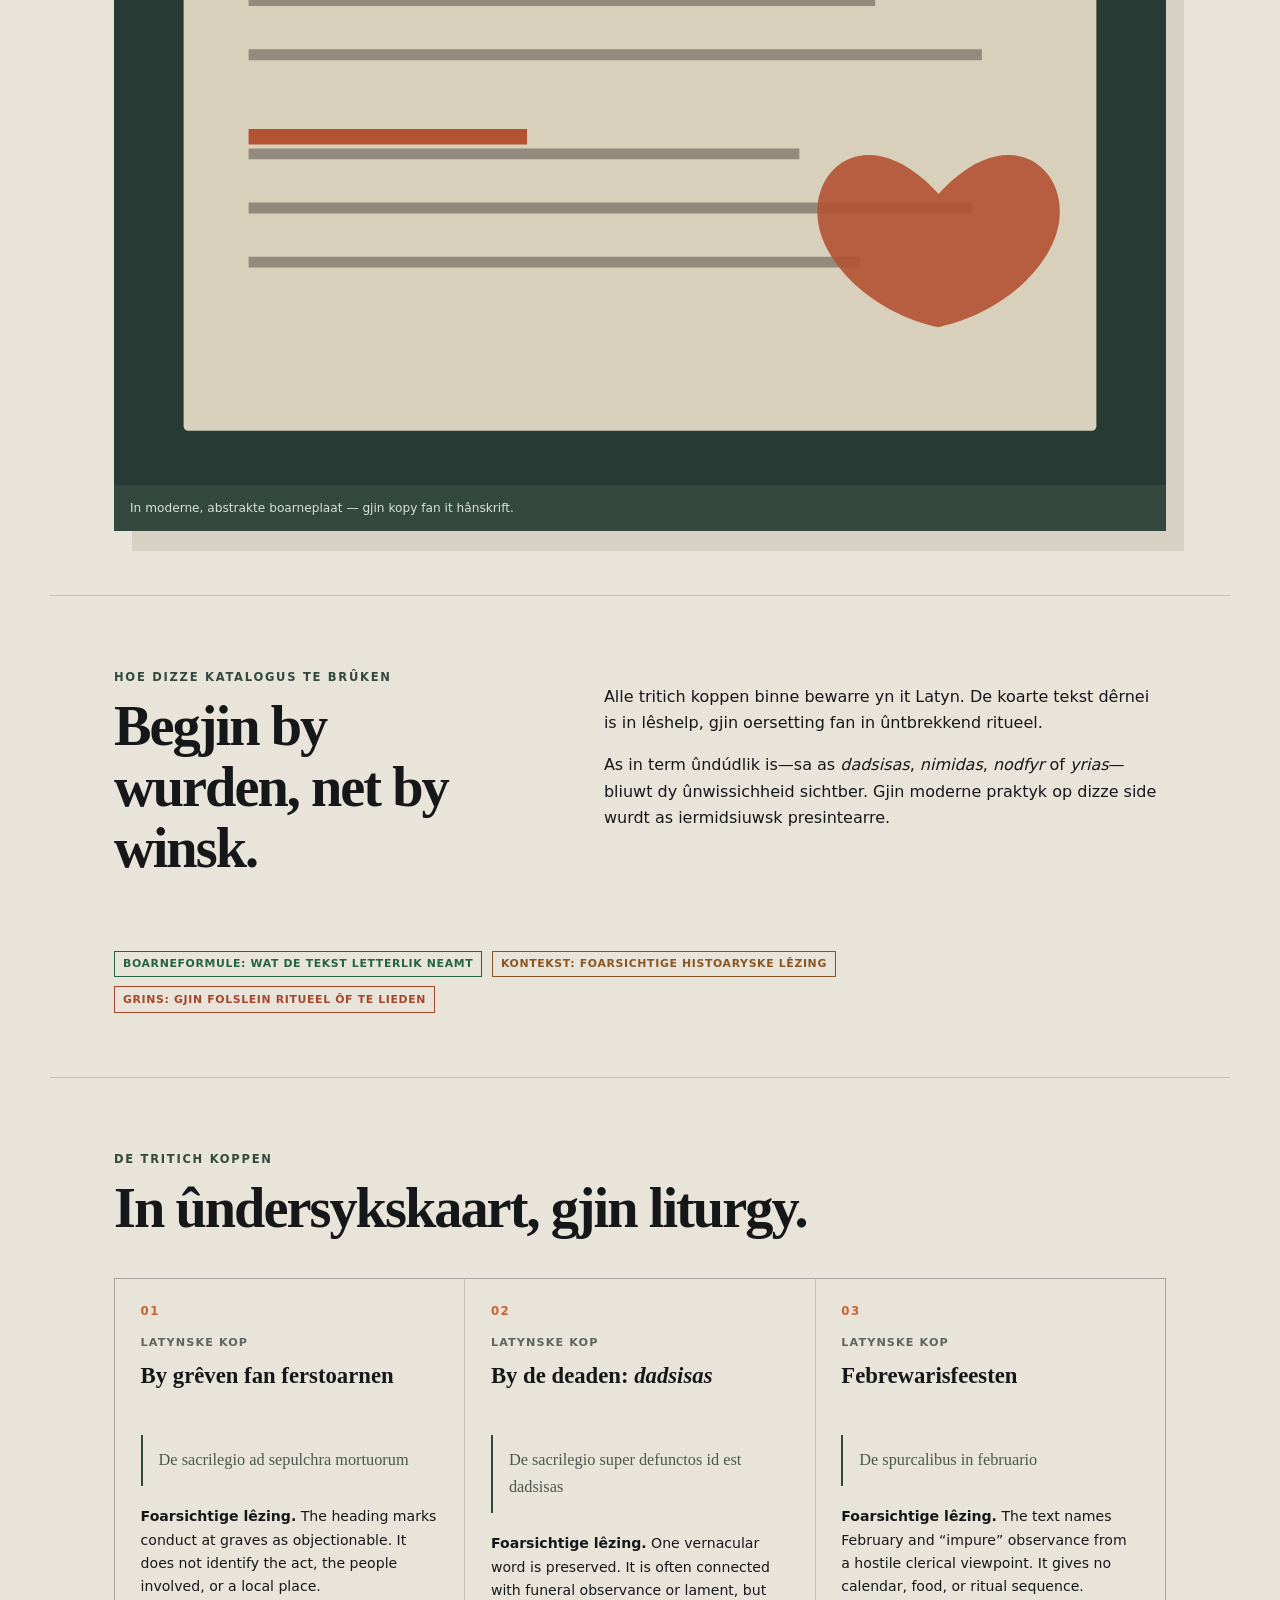
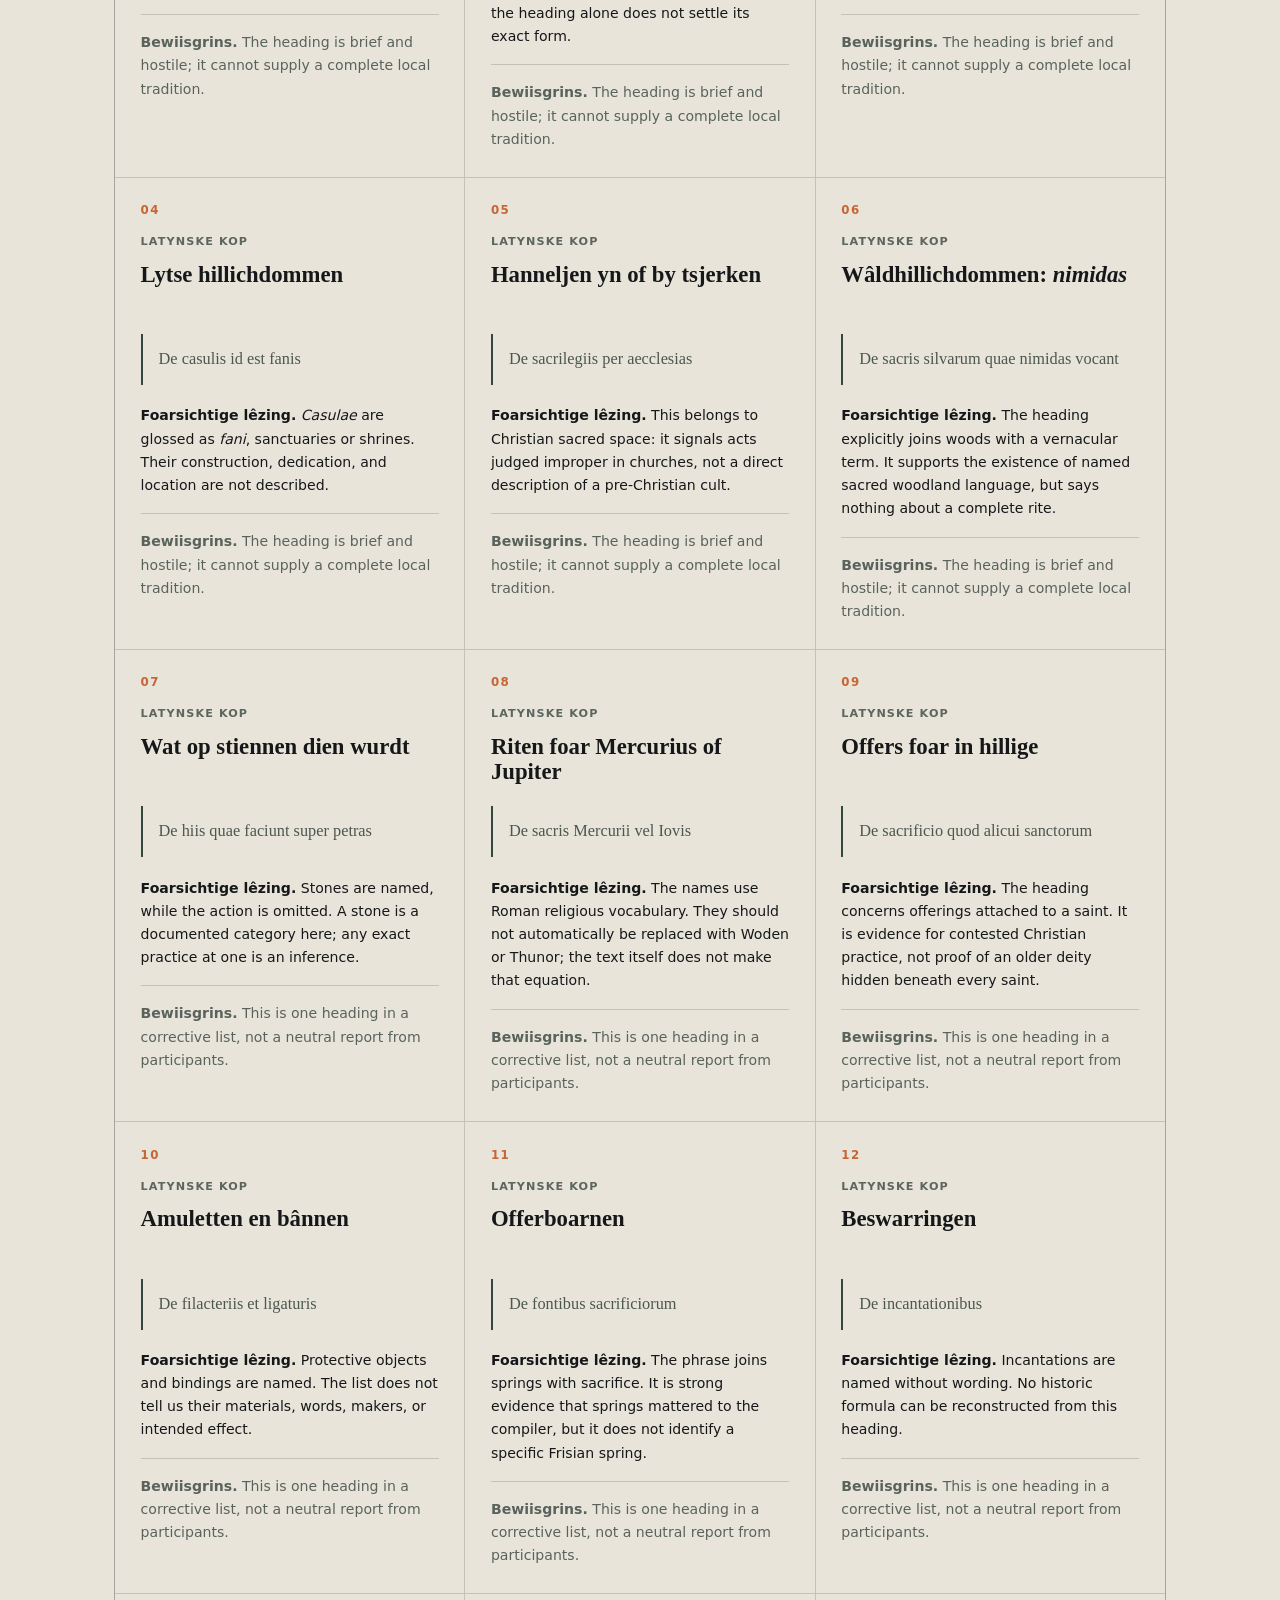
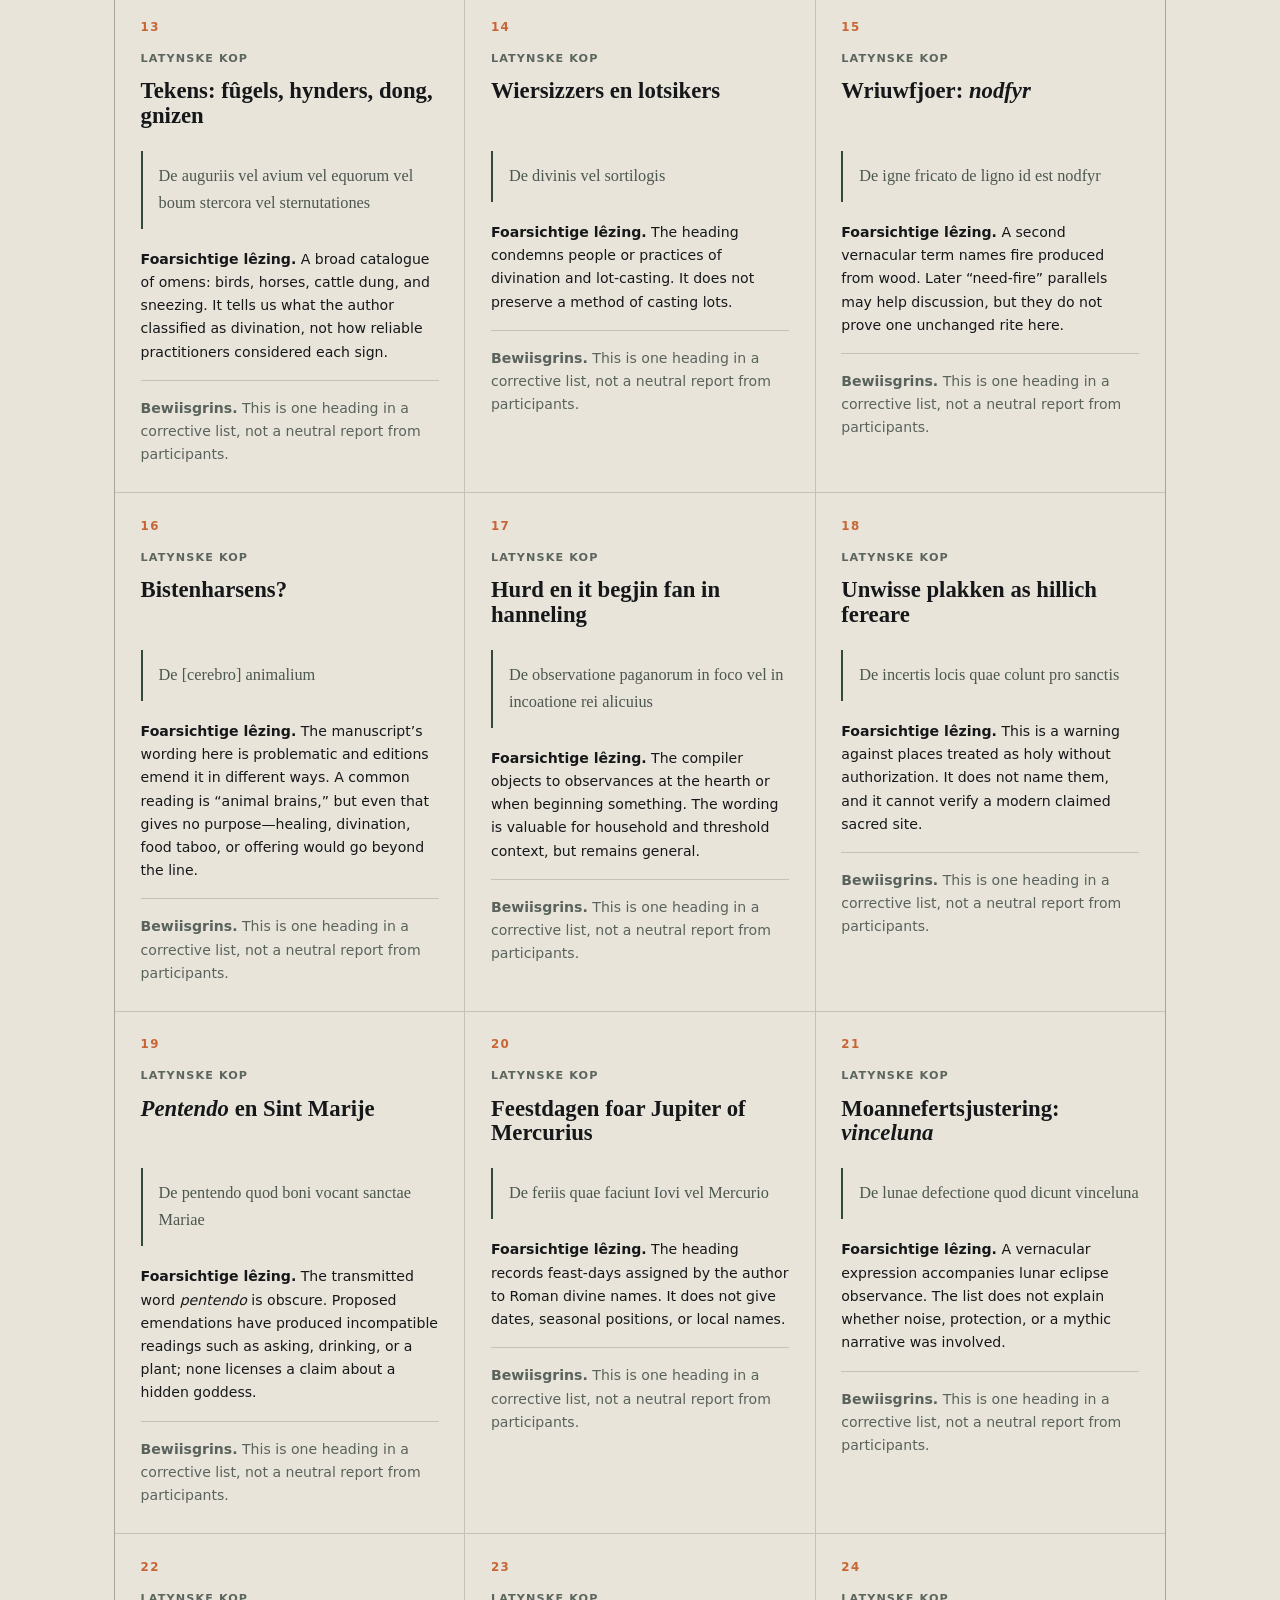
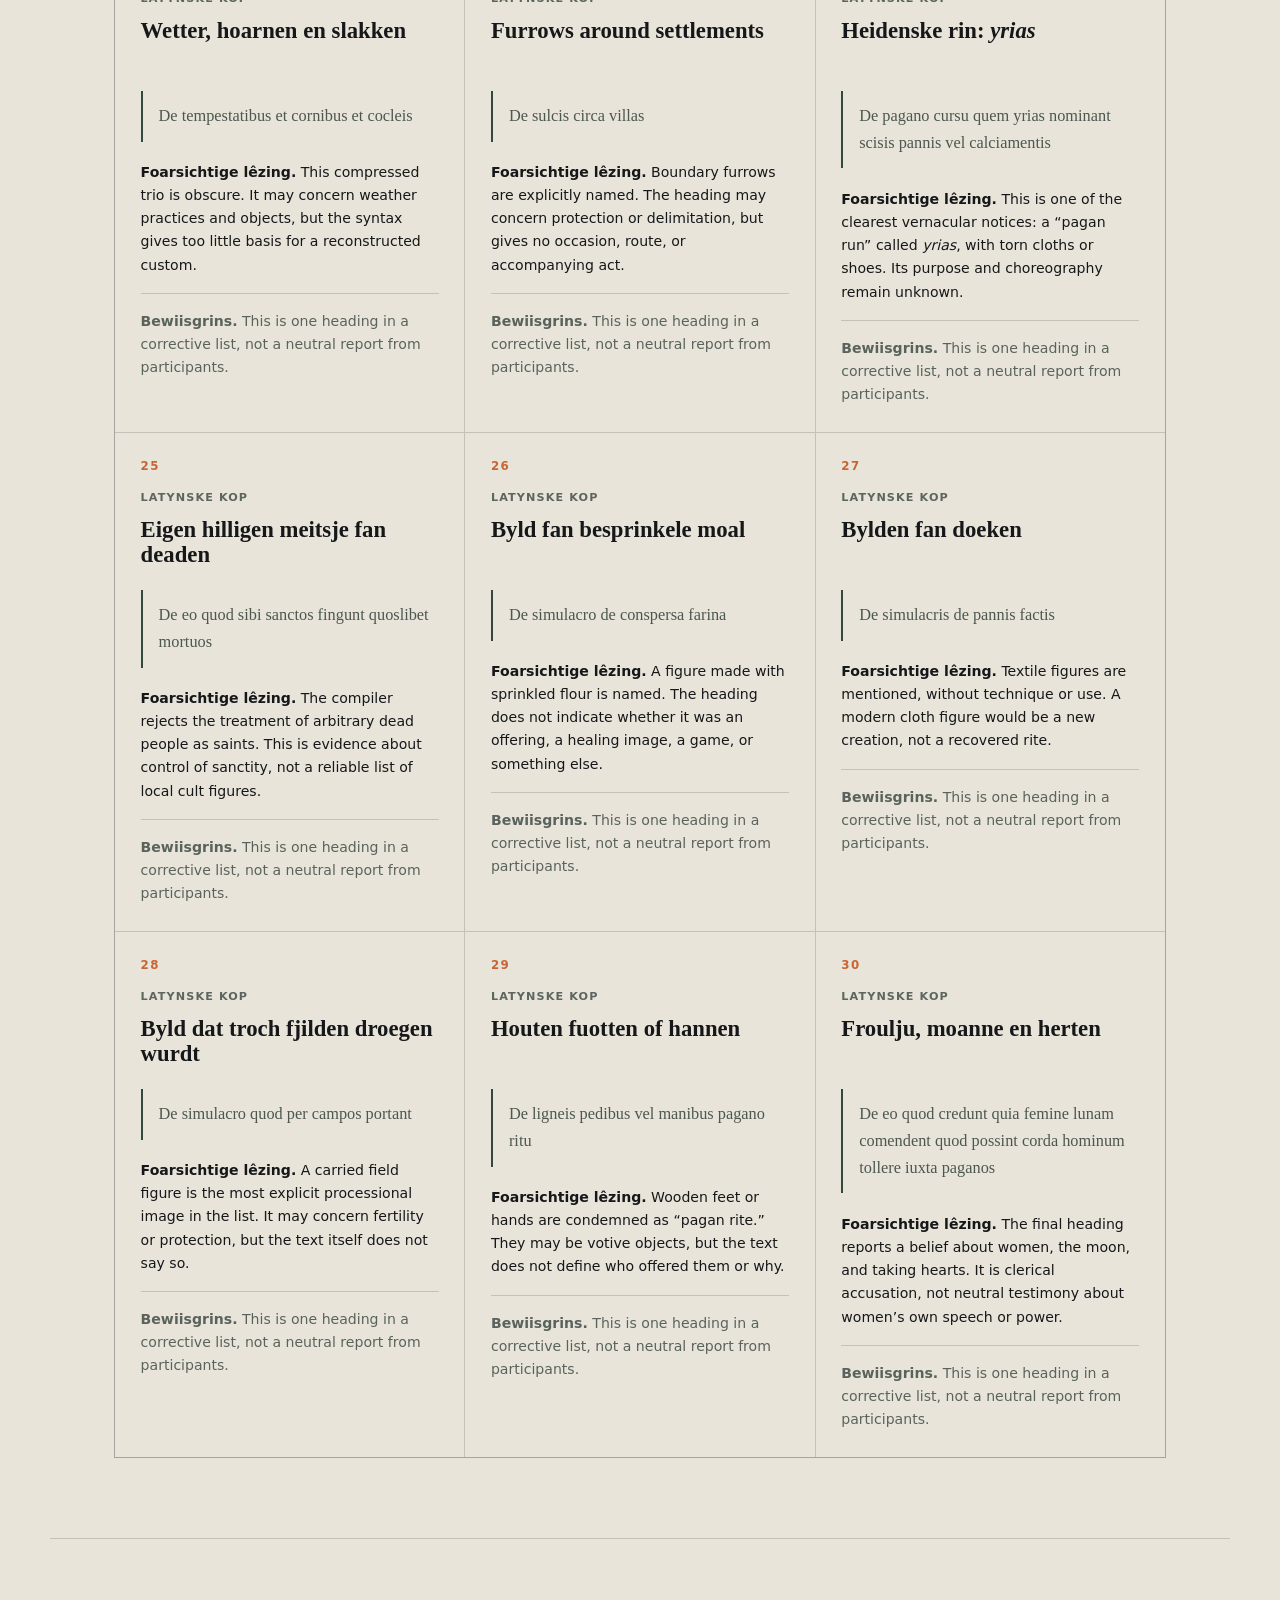
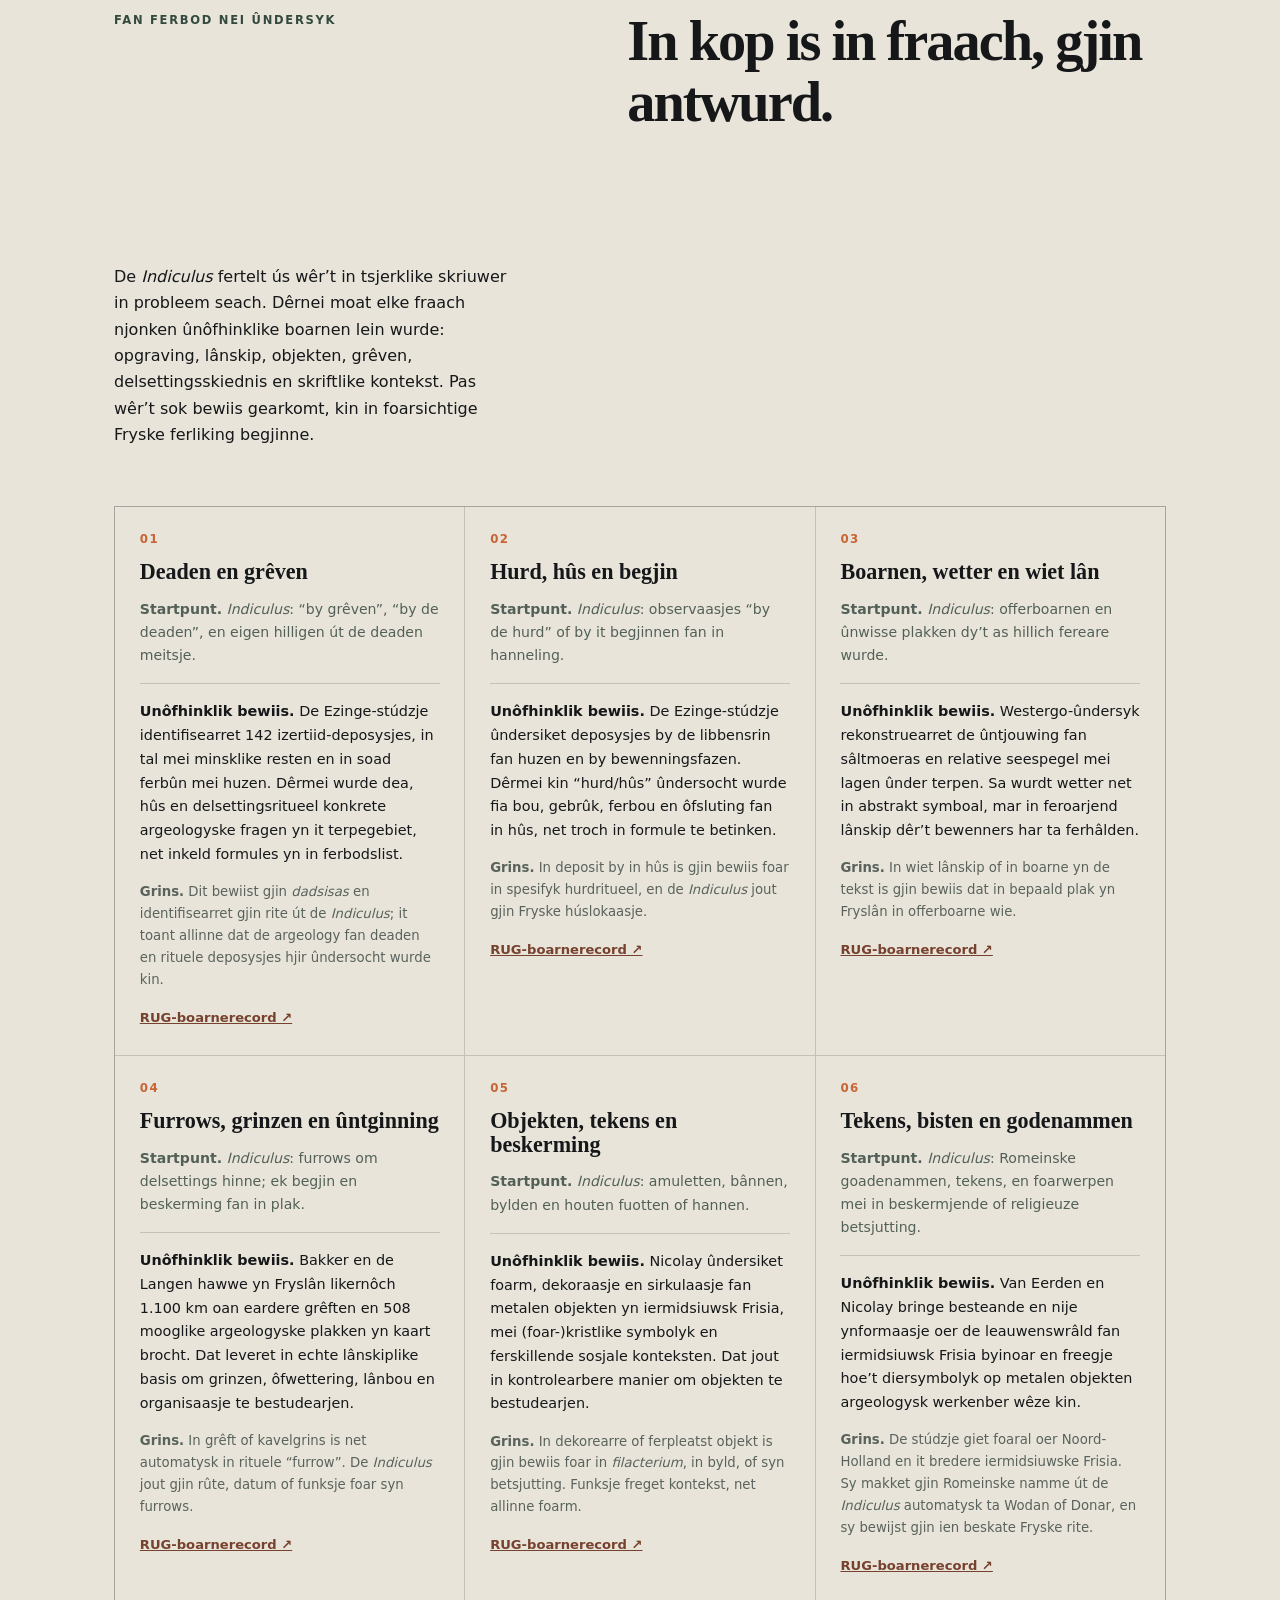
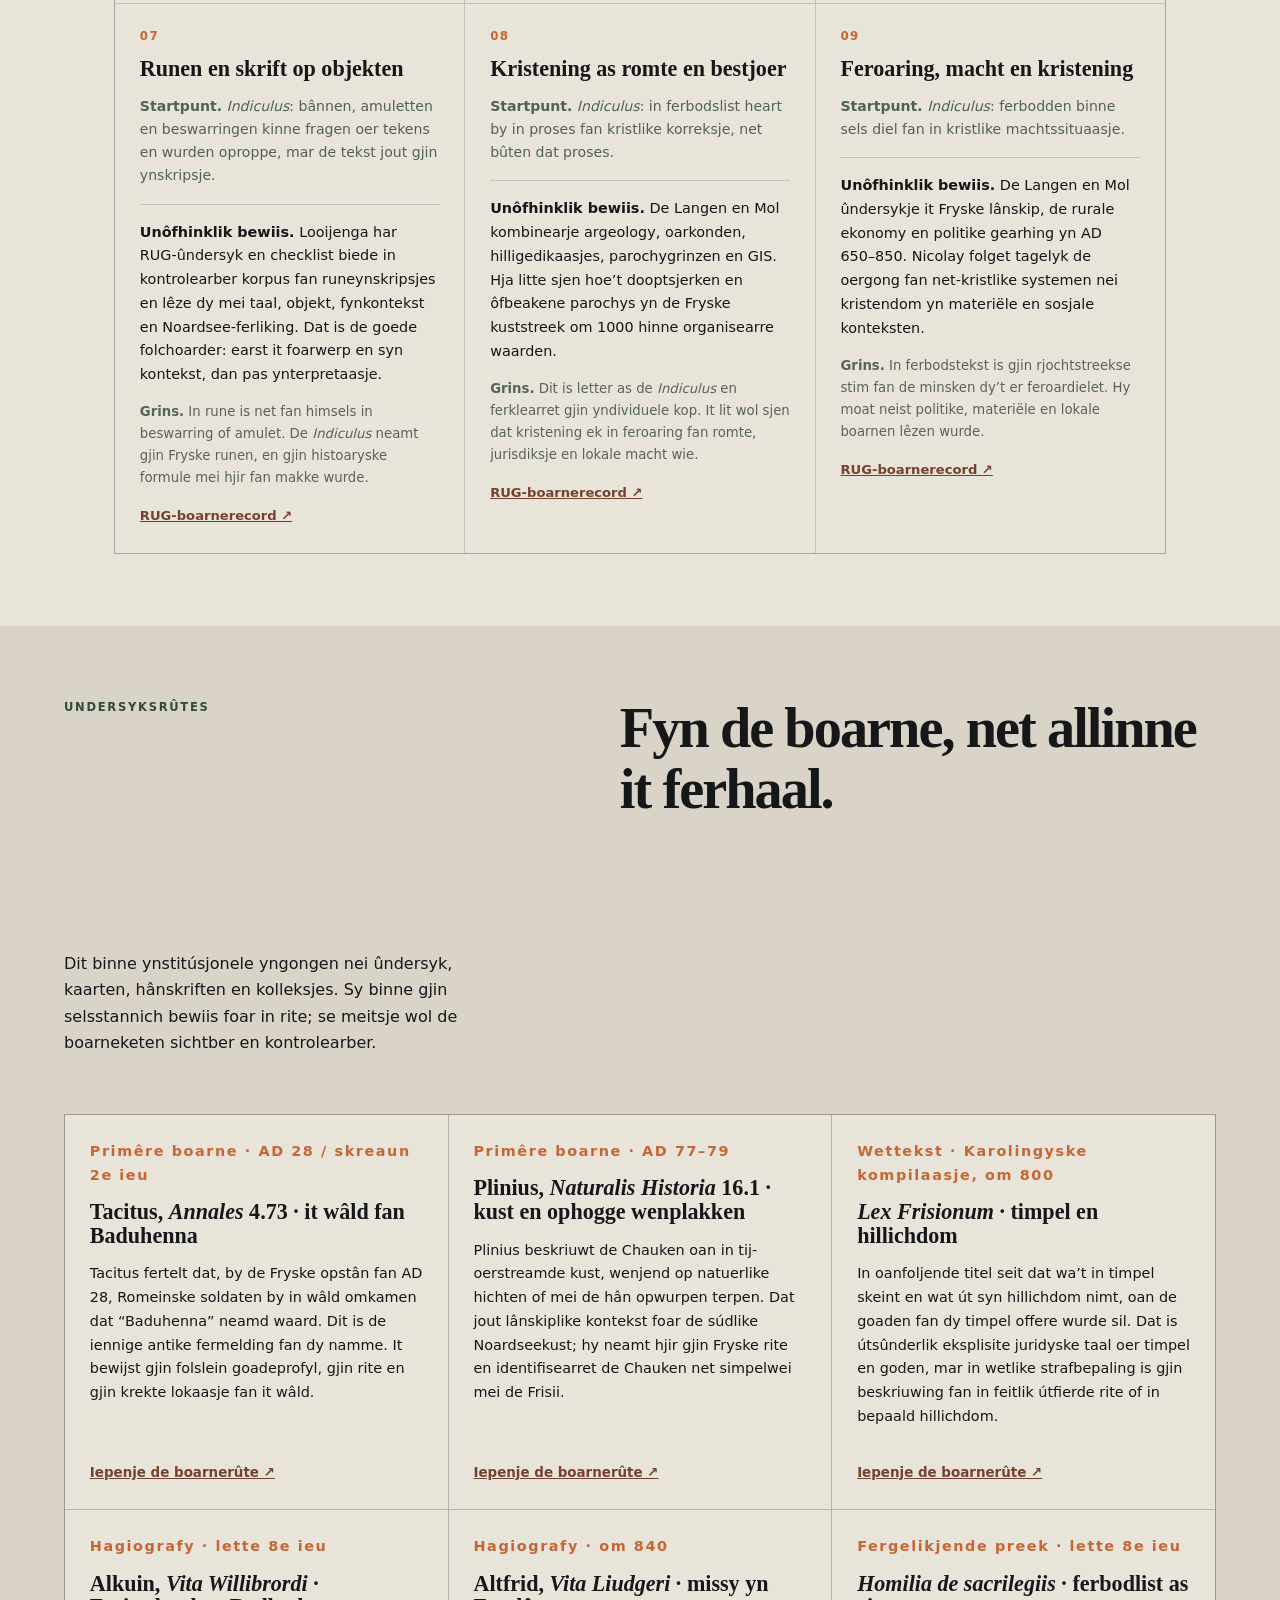
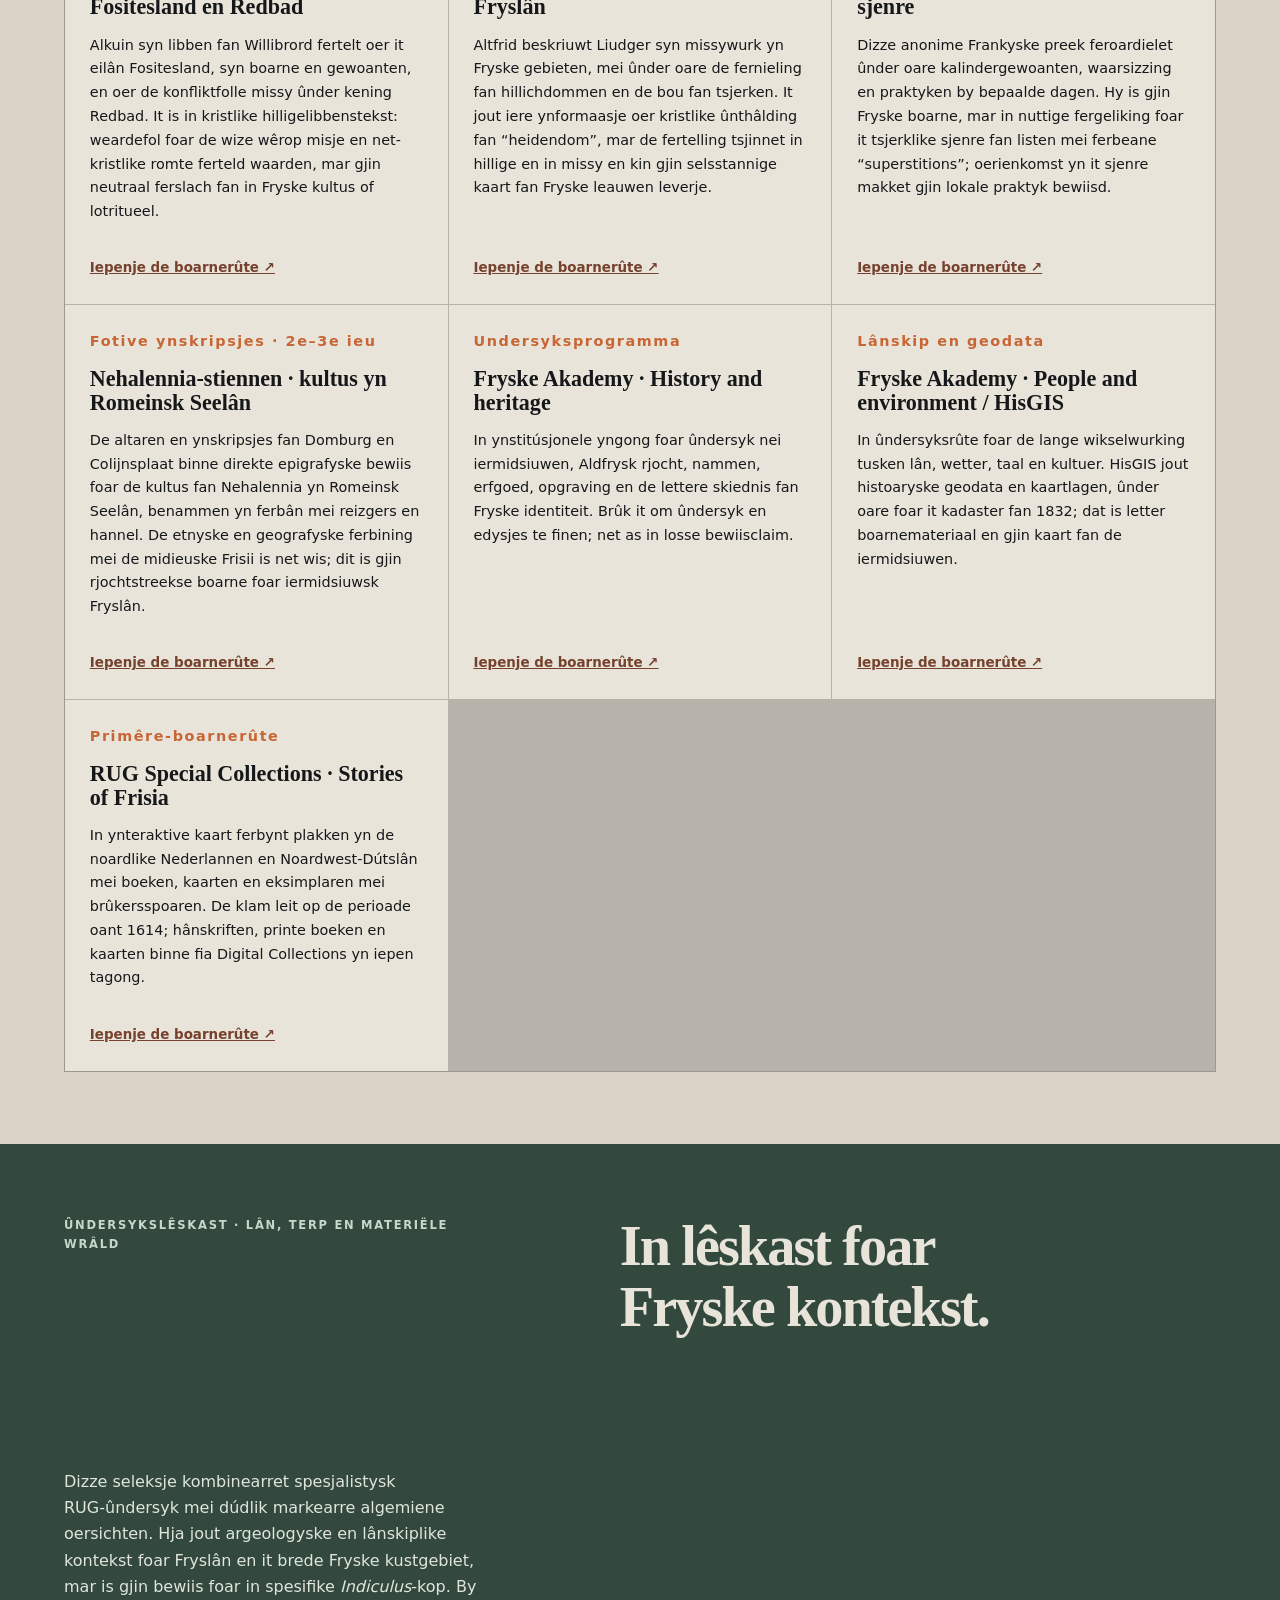
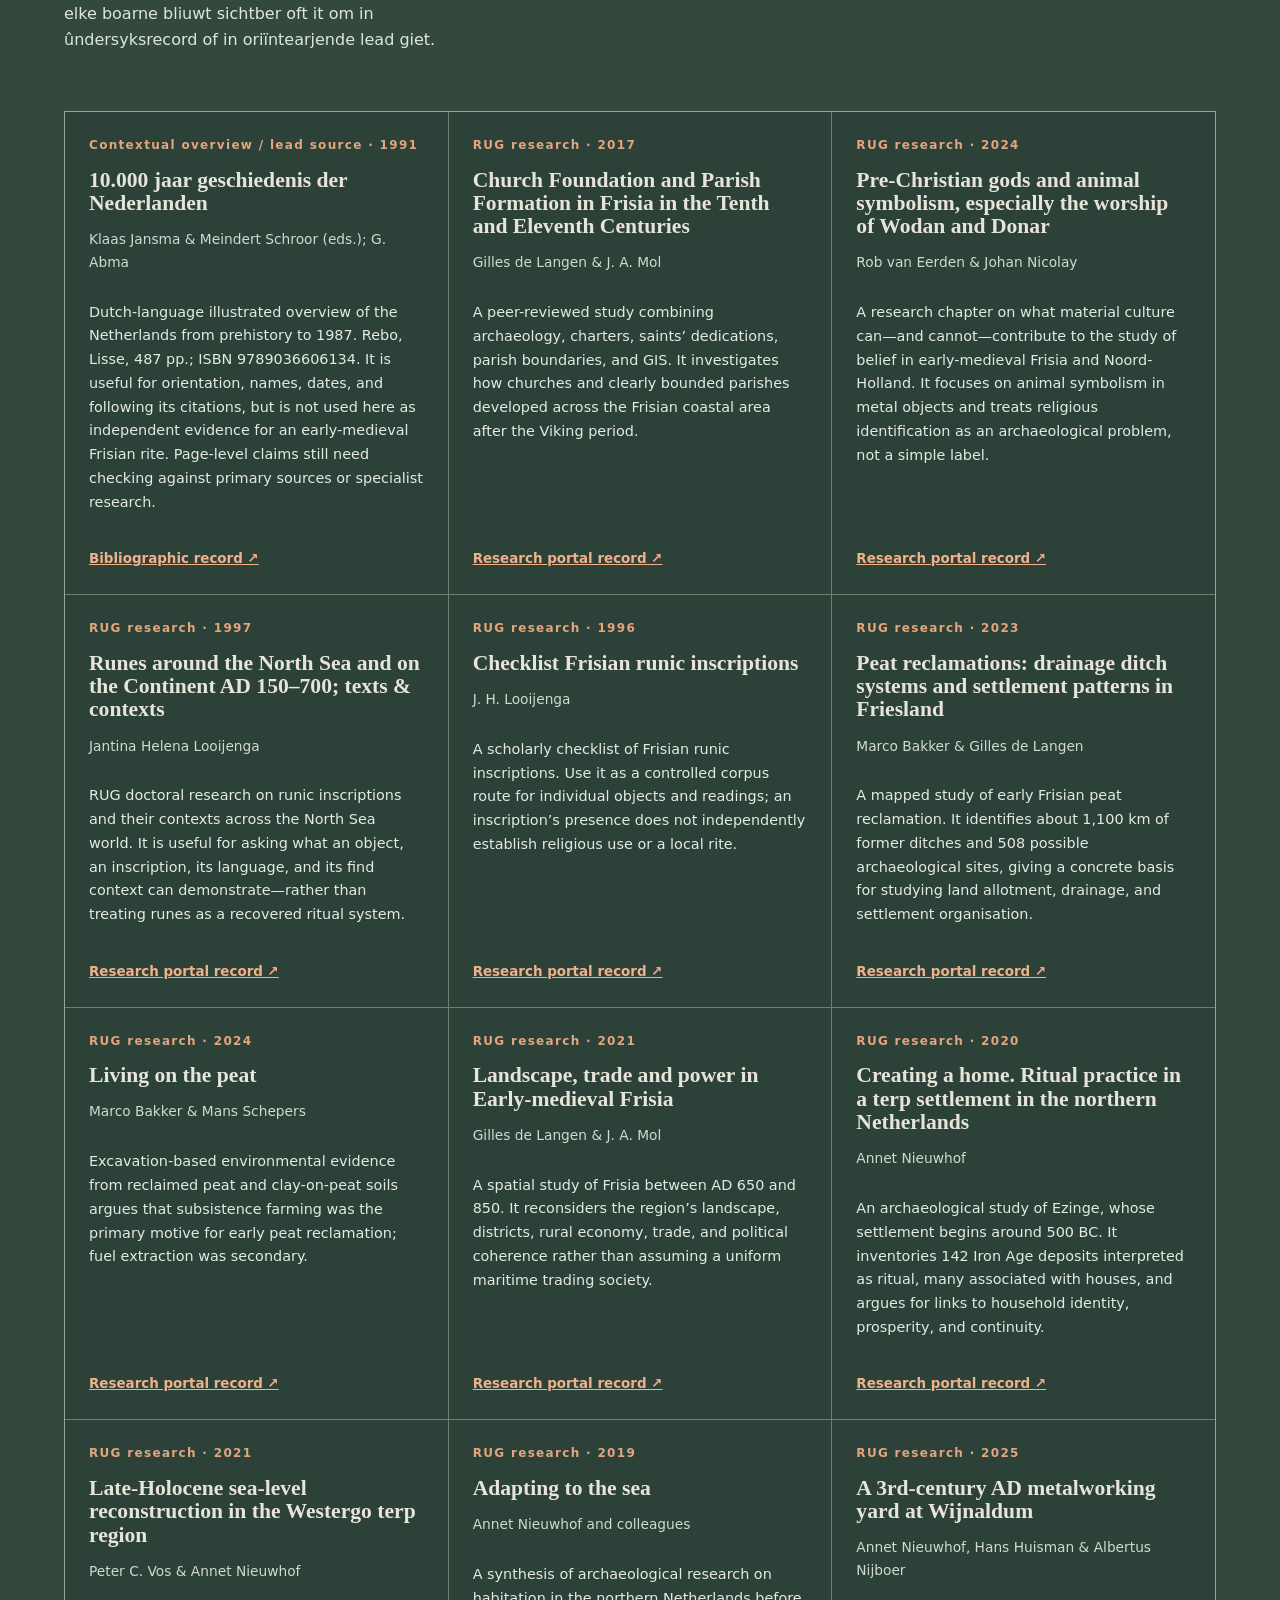
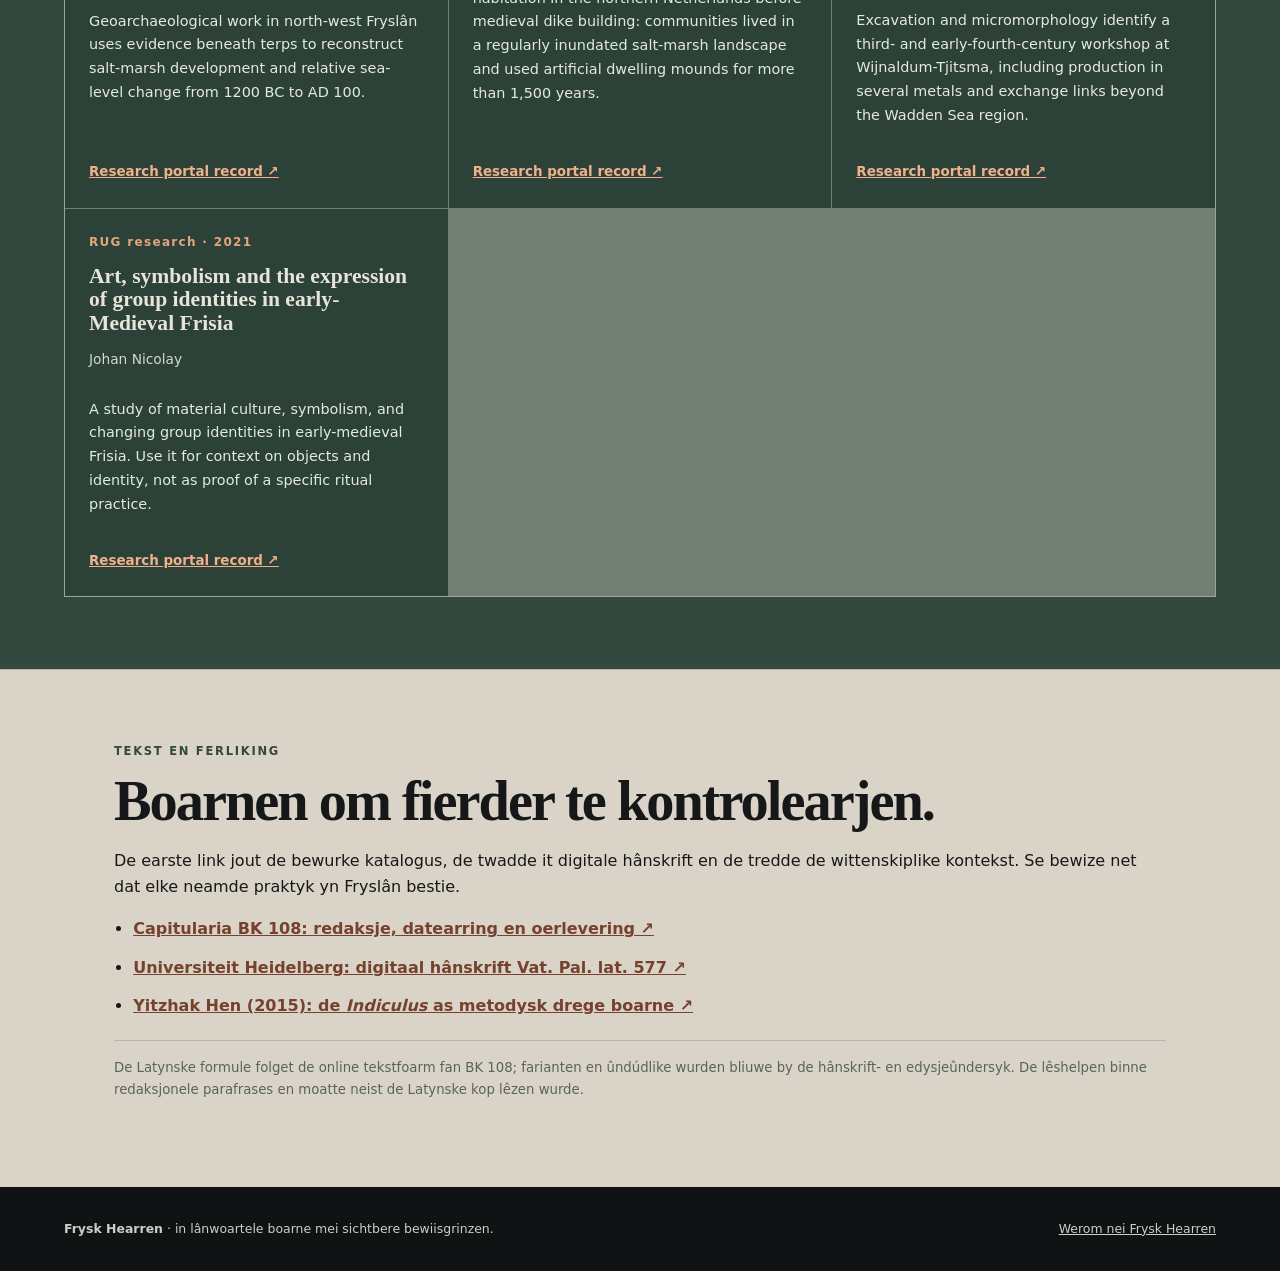
<file: web/frysk-hearren/traditions.html>
<!doctype html>
<html lang="fy">
<head>
  <meta charset="utf-8"><meta name="viewport" content="width=device-width, initial-scale=1">
  <meta name="description" content="De Indiculus superstitionum et paganiarum: in ûndersykskatalogus fan iermidsiuwske ferbodden praktiken.">
  <title>Frysk Hearren — Tradysjes en boarnen</title><link rel="stylesheet" href="style.css?v=20261017">
</head>
<body class="inner-page traditions-page">
  <a class="skip-link" href="#main" data-i18n="skip">Nei de ynhâld</a>
  <header class="site-header">
    <a class="brand" href="index.html" aria-label="Frysk Hearren home"><img class="brand-mark" src="pompebled-heartbeat.svg?v=20261013" width="48" height="48" alt=""><span><strong>Frysk Hearren</strong><small data-i18n="subtitle">Fryske Haard</small></span></a>
    <div class="header-actions"><label class="language-picker"><span class="sr-only" data-i18n="languageLabel">Taal</span><select id="language" aria-label="Language"><option value="fy">Frysk</option><option value="nl">Nederlands</option><option value="en">English</option></select></label><button class="menu-toggle" type="button" aria-expanded="false" aria-controls="site-nav" data-i18n="menu">Menu</button></div>
    <nav id="site-nav" class="site-nav" aria-label="Primary navigation"><a href="index.html#land" data-i18n="navLand">It lân</a><a href="traditions.html" aria-current="page" data-i18n="navTraditions">Tradysjes</a><a href="recipes.html" data-i18n="navRecipes">Resepten</a><a href="philosophy.html" data-i18n="navPhilosophy">Filosofy</a><a href="index.html#research" data-i18n="navResearch">Undersyk</a><a href="index.html#sites" data-i18n="navSites">Hillige plakken</a></nav>
  </header>
  <main id="main">
    <section class="page-hero traditions-hero">
      <div><p class="eyebrow" data-page="eyebrow">Boarnekaart · 8e ieu</p><h1 data-page="titleText">Tradysjes, lêzen út in ferbodslist.</h1><p class="lede" data-page="lead">De <i>Indiculus superstitionum et paganiarum</i> jout tritich koarte koppen fan praktiken dy’t in tsjerklike skriuwer ôfkarde. Hjir binne se ien foar ien lêzen: mei de Latynske formule, in foarsichtige ferklearring en in dúdlike grins fan wat de boarne net seit.</p><p class="page-note" data-page="note"><strong>Metoadyske grins.</strong> De <i>Indiculus</i> is gjin Fryske list en gjin hânboek foar in weropboude rite. Hy is in Karolingyske, kontinintaal-oerlevere tsjerklike tekst. In ferbod bewijst inkeld dat in skriuwer in praktyk as probleem beneamde.</p></div>
      <figure class="indiculus-figure"><img src="indiculus-folio.svg" width="680" height="860" alt=""><figcaption data-page="imageCaption">In moderne, abstrakte boarneplaat — gjin kopy fan it hânskrift.</figcaption></figure>
    </section>
    <section class="traditions-method"><div><p class="eyebrow" data-page="methodEyebrow">Hoe dizze katalogus te brûken</p><h2 data-page="methodTitle">Begjin by wurden, net by winsk.</h2></div><div class="method-copy"><p data-page="methodOne">Alle tritich koppen binne bewarre yn it Latyn. De koarte tekst dêrnei is in lêshelp, gjin oersetting fan in ûntbrekkend ritueel.</p><p data-page="methodTwo">As in term ûndúdlik is—sa as <i>dadsisas</i>, <i>nimidas</i>, <i>Yrias</i> of de ferwizing nei hoarnen en slakken—bliuwt dy ûnwissichheid sichtber. Gjin moderne praktyk op dizze side wurdt as iermidsiuwsk presintearre.</p></div></section>
    <section class="tradition-key" aria-label="Evidence key"><span class="badge attested" data-page="keyText">Boarneformule: wat de tekst letterlik neamt</span><span class="badge inferred" data-page="keyContext">Kontekst: foarsichtige histoaryske lêzing</span><span class="badge reconstructed" data-page="keyLimit">Grins: gjin folslein ritueel ôf te lieden</span></section>
    <section class="traditions-catalogue"><p class="eyebrow" data-page="catalogueEyebrow">De tritich koppen</p><h2 data-page="catalogueTitle">In ûndersykskaart, gjin liturgy.</h2><div id="tradition-cards" class="tradition-cards" aria-live="polite"></div></section>
    <section class="research-bridge"><div class="research-bridge-intro"><p class="eyebrow" data-page="bridgeEyebrow">Fan ferbod nei ûndersyk</p><h2 data-page="bridgeTitle">In kop is in fraach, gjin antwurd.</h2><p data-page="bridgeLead">De <i>Indiculus</i> fertelt ús wêr’t in tsjerklike skriuwer in probleem seach. Dêrnei moat elke fraach njonken ûnôfhinklike boarnen lein wurde: opgraving, lânskip, objekten, grêven, delsettingsskiednis en skriftlike kontekst. Pas wêr’t sok bewiis gearkomt, kin in foarsichtige Fryske ferliking begjinne.</p></div><ol id="research-bridge-cards" class="research-bridge-cards"></ol></section>
    <section class="source-routes"><div class="source-routes-intro"><p class="eyebrow">Undersyksrûtes</p><h2>Fyn de boarne, net allinne it ferhaal.</h2><p>Dit binne ynstitúsjonele yngongen nei ûndersyk, kaarten, hânskriften en kolleksjes. Sy binne gjin selsstannich bewiis foar in rite; se meitsje wol de boarneketen sichtber en kontrolearber.</p></div><div id="source-route-cards" class="source-route-cards"></div></section>
    <section class="rug-research"><div class="rug-research-intro"><p class="eyebrow" data-page="rugEyebrow">Ûndersykslêskast · lân, terp en materiële wrâld</p><h2 data-page="rugTitle">In lêskast foar Fryske kontekst.</h2><p data-page="rugLead">Dizze seleksje kombinearret spesjalistysk RUG-ûndersyk mei dúdlik markearre algemiene oersichten. Hja jout argeologyske en lânskiplike kontekst foar Fryslân en it brede Fryske kustgebiet, mar is gjin bewiis foar in spesifike <i>Indiculus</i>-kop. By elke boarne bliuwt sichtber oft it om in ûndersyksrecord of in oriïntearjende lead giet.</p></div><div id="rug-research-cards" class="rug-research-cards"></div></section>
<section class="section sources tradition-sources"><p class="eyebrow" data-page="sourcesEyebrow">Tekst en ferliking</p><h2 data-page="sourcesTitle">Boarnen om fierder te kontrolearjen.</h2><p data-page="sourcesLead">De earste link jout de Latynske koppen yn de oerlevering. De oare boarnen jouwe kontekst foar iermidsiuwske tsjerklike korreksjeteksten; se binne gjin bewiis dat elke neamde praktyk yn Fryslân bestie.</p><ul><li><a href="https://capitularia.uni-koeln.de/en/capit/pre814/bk-nr-108/" target="_blank" rel="noopener noreferrer" data-page="sourceOne">Capitularia BK 108: redaksje, datearring en oerlevering ↗</a></li><li><a href="https://digi.ub.uni-heidelberg.de/diglit/bav_pal_lat_577/0001" target="_blank" rel="noopener noreferrer" data-page="sourceTwo">Universiteit Heidelberg: digitaal hânskrift Vat. Pal. lat. 577 ↗</a></li><li><a href="https://doi.org/10.1017/CHO9781139043021.009" target="_blank" rel="noopener noreferrer" data-page="sourceThree">Yitzhak Hen (2015): de <i>Indiculus</i> as metodysk drege boarne ↗</a></li></ul><p class="source-line" data-page="sourceNote">De Latynske formule folget de online tekstfoarm fan BK 108; farianten en ûndúdlike wurden bliuwe by de hânskrift- en edysjeûndersyk. De lêshelpen binne redaksjonele parafrases en moatte neist de Latynske kop lêzen wurde.</p></section>
  </main>
  <footer class="site-footer"><p><strong>Frysk Hearren</strong> · <span data-page="footer">in lânwoartele boarne mei sichtbere bewiisgrinzen.</span></p><p><a href="index.html" data-page="back">Werom nei Frysk Hearren</a></p></footer>
  <script src="site.js?v=20261014"></script><script src="page-traditions.js?v=20261018"></script>
</body>
</html>
</file>
<file: web/frysk-hearren/style.css>
:root { --marsh:#33493d; --peat:#241d18; --sea:#bccac8; --mist:#e8e4da; --iron:#151719; --ember:#c86534; --line:rgba(21,23,25,.17); --serif: Georgia, 'Times New Roman', serif; --sans: Inter, ui-sans-serif, system-ui, -apple-system, BlinkMacSystemFont, 'Segoe UI', sans-serif; }
* { box-sizing:border-box; }
html { scroll-behavior:smooth; }
body { margin:0; color:var(--iron); background:var(--mist); font:16px/1.65 var(--sans); }
a { color:inherit; } .skip-link { position:absolute; left:1rem; top:-5rem; z-index:5; padding:.6rem 1rem; background:var(--mist); } .skip-link:focus { top:1rem; }
.site-header { min-height:76px; display:flex; align-items:center; justify-content:space-between; gap:1rem; padding:1rem max(5vw,1.2rem); border-bottom:1px solid var(--line); background:rgba(232,228,218,.94); position:sticky; top:0; z-index:3; backdrop-filter:blur(10px); }
.header-actions { display:flex; align-items:center; gap:.6rem; margin-left:auto; }.language-picker select { border:1px solid var(--line); border-radius:0; padding:.45rem .5rem; color:var(--iron); background:transparent; font:700 .76rem var(--sans); letter-spacing:.04em; }.sr-only { position:absolute; width:1px; height:1px; padding:0; margin:-1px; overflow:hidden; clip:rect(0,0,0,0); white-space:nowrap; border:0; }
.brand { display:flex; gap:.75rem; align-items:center; text-decoration:none; line-height:1.05; } .brand strong { display:block; font:700 1.05rem var(--serif); letter-spacing:.04em; } .brand small { font-size:.68rem; text-transform:uppercase; letter-spacing:.13em; color:#536058; } .brand-mark { display:block; width:3rem; height:3rem; flex:none; }
.site-nav { display:flex; align-items:center; gap:1.25rem; } .site-nav a { font-size:.8rem; text-decoration:none; text-transform:uppercase; letter-spacing:.1em; } .site-nav a:hover { color:var(--ember); } .menu-toggle { display:none; border:1px solid var(--line); background:transparent; padding:.45rem .7rem; }
.hero, .section, .statement { max-width:1180px; margin:auto; padding-left:max(5vw,1.2rem); padding-right:max(5vw,1.2rem); }
.hero { min-height:clamp(620px,78vh,790px); display:grid; grid-template-columns:1.04fr .96fr; gap:clamp(2rem,7vw,8rem); align-items:center; padding-top:5rem; padding-bottom:5rem; }
.eyebrow { margin:0 0 .6rem; color:var(--marsh); text-transform:uppercase; letter-spacing:.15em; font-weight:700; font-size:.72rem; } h1,h2,h3 { font-family:var(--serif); line-height:1.08; margin:0; } h1 { font-size:clamp(3.4rem,7vw,6.7rem); letter-spacing:-.045em; max-width:680px; } h2 { font-size:clamp(2.25rem,4.4vw,4rem); letter-spacing:-.035em; } h3 { font-size:1.35rem; } .lede { max-width:620px; font-size:clamp(1.08rem,1.6vw,1.35rem); margin:1.7rem 0 2rem; color:#3f4743; }
.hero-actions { display:flex; flex-wrap:wrap; gap:.8rem; }.button { display:inline-flex; align-items:center; justify-content:center; gap:.6rem; min-height:45px; padding:.68rem 1.05rem; font-weight:700; font-size:.82rem; text-decoration:none; letter-spacing:.04em; }.button-primary { background:var(--iron); color:var(--mist); }.button-primary:hover { background:var(--ember); }.button-quiet { border:1px solid var(--line); }.button-quiet:hover { border-color:var(--marsh); color:var(--marsh); }
.landscape-panel { position:relative; overflow:hidden; min-height:450px; margin:0; border-radius:2px; background:#3e6054; box-shadow:20px 22px 0 #d7d1c4; }.landscape-panel::after { content:''; position:absolute; inset:0; pointer-events:none; background:linear-gradient(135deg,rgba(232,228,218,.05),rgba(21,23,25,.16)); }.landscape-panel img { display:block; width:100%; height:100%; min-height:450px; object-fit:cover; }.landscape-panel figcaption { position:absolute; z-index:2; bottom:1rem; left:1rem; color:#e7ece8; font-size:.75rem; letter-spacing:.08em; text-transform:uppercase; }
.statement { padding-top:1.2rem; padding-bottom:4.8rem; }.statement p { max-width:940px; margin:0; font:clamp(1.65rem,3.1vw,3rem)/1.22 var(--serif); letter-spacing:-.02em; }
.section { padding-top:5.6rem; padding-bottom:5.6rem; border-top:1px solid var(--line); }.grid-two { display:grid; grid-template-columns:1.15fr .85fr; gap:clamp(2rem,8vw,8rem); }.grid-two p:not(.eyebrow) { max-width:610px; }.notice { border-left:3px solid var(--ember); padding-left:1rem; color:#47504a; }.practice-card { align-self:center; padding:2rem; color:var(--mist); background:var(--marsh); }.practice-card .eyebrow { color:#d2ded6; }.practice-card h3 { margin-bottom:.7rem; font-size:2rem; }
.principle-grid, .research-grid, .site-list { display:grid; grid-template-columns:repeat(3,1fr); gap:1px; margin-top:2.5rem; background:var(--line); border:1px solid var(--line); }.principle-grid article, .research-entry, .site-list article { padding:1.7rem; background:var(--mist); }.principle-grid span { color:var(--ember); font:700 .76rem var(--sans); letter-spacing:.12em; }.principle-grid h3 { margin:.8rem 0; }.principle-grid p, .research-entry p, .site-list p { margin:.4rem 0 0; font-size:.92rem; color:#4d5650; }
.section-heading { display:flex; justify-content:space-between; gap:2rem; align-items:end; }.section-heading > p { max-width:400px; margin:0; color:#4d5650; }.research-entry .period, .site-type { color:var(--marsh); font-weight:700; text-transform:uppercase; letter-spacing:.1em; font-size:.7rem; }.research-entry h3, .site-list h3 { margin:.5rem 0; }.badge { display:inline-block; margin-top:1.25rem; padding:.2rem .5rem; border:1px solid currentColor; font-size:.68rem; font-weight:700; letter-spacing:.06em; text-transform:uppercase; }.attested { color:#256342; }.inferred { color:#8a5623; }.folklore { color:#765271; }.reconstructed { color:#a4472d; }
.private-space { background:#d9d4c7; max-width:none; padding-left:max(calc((100% - 1180px)/2 + max(5vw,1.2rem)), max(5vw,1.2rem)); padding-right:max(calc((100% - 1180px)/2 + max(5vw,1.2rem)), max(5vw,1.2rem)); }.private-grid { display:grid; grid-template-columns:.85fr 1.15fr; gap:1px; margin-top:2.5rem; background:var(--line); border:1px solid var(--line); }.privacy-panel,.private-form { padding:1.8rem; background:var(--mist); }.privacy-panel h3 { margin-bottom:.75rem; }.privacy-panel p,.privacy-panel li { color:#4d5650; font-size:.92rem; }.privacy-panel ul { padding-left:1.2rem; }.private-form { display:grid; gap:.55rem; }.private-form label { font-size:.78rem; font-weight:700; letter-spacing:.06em; text-transform:uppercase; }.private-form input,.private-form textarea { width:100%; border:1px solid rgba(21,23,25,.3); border-radius:0; padding:.7rem; color:var(--iron); background:#faf8f1; font:inherit; }.private-form textarea { resize:vertical; }.form-actions { display:flex; flex-wrap:wrap; align-items:center; gap:1rem; margin-top:.6rem; }.text-button { padding:0; border:0; color:#76412d; background:none; text-decoration:underline; font:700 .78rem var(--sans); cursor:pointer; }.form-status { min-height:1.5em; margin:0; color:#256342; font-size:.85rem; }
.ladder { background:#d9d4c7; max-width:none; padding-left:max(calc((100% - 1180px)/2 + max(5vw,1.2rem)), max(5vw,1.2rem)); padding-right:max(calc((100% - 1180px)/2 + max(5vw,1.2rem)), max(5vw,1.2rem)); }.ladder ol { padding:0; margin:2.5rem 0 0; list-style:none; counter-reset:ladder; max-width:950px; }.ladder li { counter-increment:ladder; display:grid; grid-template-columns:3.5rem 1fr 1fr; gap:1rem; padding:1rem 0; border-top:1px solid rgba(21,23,25,.19); }.ladder li::before { content:'0' counter(ladder); color:var(--ember); font-weight:700; }.ladder li span { color:#4d5650; font-size:.9rem; }
.roadmap-list { margin-top:2.6rem; }.roadmap-list article { display:grid; grid-template-columns:3rem minmax(0,1fr) auto; gap:1rem; align-items:start; padding:1.3rem 0; border-top:1px solid var(--line); }.roadmap-list article > span:first-child { color:var(--ember); font-weight:700; }.roadmap-list h3 { font-size:1.5rem; }.roadmap-list small { display:block; margin-top:.2rem; color:#657069; font:600 .72rem var(--sans); letter-spacing:.1em; text-transform:uppercase; }.roadmap-list p { margin:.45rem 0 0; color:#4d5650; }.status { padding:.22rem .45rem; font-size:.65rem; font-weight:700; text-transform:uppercase; letter-spacing:.1em; }.status.active { color:#f4eee3; background:var(--marsh); }.status.planned { border:1px solid var(--line); color:#59635c; }
.kairos { display:flex; justify-content:space-between; align-items:center; gap:2rem; background:var(--iron); color:var(--mist); max-width:none; padding-left:max(calc((100% - 1180px)/2 + max(5vw,1.2rem)), max(5vw,1.2rem)); padding-right:max(calc((100% - 1180px)/2 + max(5vw,1.2rem)), max(5vw,1.2rem)); }.kairos h2 { max-width:600px; }.kairos p:not(.eyebrow) { max-width:640px; color:#c5ccc7; }.kairos .eyebrow { color:#b7c9bd; }.kairos .button-primary { background:var(--ember); white-space:nowrap; }.kairos .button-primary:hover { background:#e28550; }
.site-footer { display:flex; justify-content:space-between; gap:1rem; padding:2rem max(5vw,1.2rem); color:#c8d0c9; background:#101213; font-size:.78rem; }.site-footer p { margin:0; }
.inner-page .site-nav a[aria-current="page"] { color:var(--ember); }.page-hero,.recipe-intro,.recipe-grid,.sources,.philosophy-layout,.philosophy-points,.manifesto { max-width:1180px; margin:auto; padding-left:max(5vw,1.2rem); padding-right:max(5vw,1.2rem); }.page-hero { max-width:980px; padding-top:7rem; padding-bottom:4rem; }.page-hero h1 { max-width:850px; }.page-note { max-width:780px; margin:2rem 0 0; padding:1rem 1.2rem; border-left:3px solid var(--ember); background:#d9d4c7; }.recipe-intro,.recipe-grid,.sources,.philosophy-layout,.philosophy-points,.manifesto { padding-top:4.5rem; padding-bottom:4.5rem; border-top:1px solid var(--line); }.source-card { max-width:760px; }.recipe-grid { display:grid; grid-template-columns:repeat(3,1fr); gap:1px; background:var(--line); border:1px solid var(--line); }.recipe-card { padding:1.7rem; background:var(--mist); }.recipe-card .badge { margin:0 0 1rem; }.recipe-card h2 { font-size:2rem; }.recipe-card h3 { margin:1.4rem 0 .5rem; font-size:1.1rem; }.recipe-card ul,.recipe-card ol,.sources ul { padding-left:1.2rem; }.recipe-card li,.sources li { margin:.35rem 0; }.recipe-meta { color:#59635c; font-size:.88rem; }.source-line { margin-top:1.3rem; padding-top:1rem; border-top:1px solid var(--line); color:#59635c; font-size:.83rem; }.sources { background:#d9d4c7; max-width:none; padding-left:max(calc((100% - 1180px)/2 + max(5vw,1.2rem)), max(5vw,1.2rem)); padding-right:max(calc((100% - 1180px)/2 + max(5vw,1.2rem)), max(5vw,1.2rem)); }.sources a { color:#76412d; font-weight:700; }.philosophy-layout { display:grid; grid-template-columns:1.15fr .85fr; gap:clamp(2rem,8vw,8rem); }.philosophy-layout p,.manifesto p { max-width:700px; }.philosophy-points .principle-grid { grid-template-columns:repeat(5,1fr); }.manifesto { background:var(--marsh); color:var(--mist); max-width:none; padding-left:max(calc((100% - 1180px)/2 + max(5vw,1.2rem)), max(5vw,1.2rem)); padding-right:max(calc((100% - 1180px)/2 + max(5vw,1.2rem)), max(5vw,1.2rem)); }.manifesto .eyebrow { color:#cddbd0; }.manifesto p { color:#e1e5dd; font-size:1.08rem; }
@media (max-width:820px) { .site-header { position:relative; flex-wrap:wrap; }.menu-toggle { display:block; }.site-nav { display:none; width:100%; flex-direction:column; align-items:flex-start; padding:.8rem 0 .2rem; }.site-nav.is-open { display:flex; }.hero, .grid-two,.private-grid,.philosophy-layout { grid-template-columns:1fr; }.hero { padding-top:3rem; min-height:auto; }.landscape-panel,.landscape-panel img { min-height:330px; }.principle-grid, .research-grid, .site-list,.recipe-grid,.philosophy-points .principle-grid { grid-template-columns:1fr 1fr; }.section-heading, .kairos { align-items:flex-start; flex-direction:column; }.ladder li { grid-template-columns:2.6rem 1fr; }.ladder li span { grid-column:2; }.site-footer { flex-direction:column; } }
@media (max-width:520px) { .principle-grid, .research-grid, .site-list { grid-template-columns:1fr; }.section { padding-top:4rem; padding-bottom:4rem; }.roadmap-list article { grid-template-columns:2.2rem 1fr; }.roadmap-list .status { grid-column:2; justify-self:start; }.hero-actions .button { width:100%; }.landscape-panel { box-shadow:10px 11px 0 #d7d1c4; } }
.traditions-hero { grid-template-columns:1.1fr .9fr; max-width:1180px; }.indiculus-figure { margin:0; background:var(--marsh); box-shadow:18px 20px 0 #d7d1c4; }.indiculus-figure img { display:block; width:100%; height:auto; }.indiculus-figure figcaption { padding:.8rem 1rem; color:#d9e0da; font-size:.76rem; }.traditions-method,.traditions-catalogue,.tradition-key { max-width:1180px; margin:auto; padding-left:max(5vw,1.2rem); padding-right:max(5vw,1.2rem); }.traditions-method { display:grid; grid-template-columns:.8fr 1.2fr; gap:clamp(2rem,9vw,9rem); padding-top:4.5rem; padding-bottom:4.5rem; border-top:1px solid var(--line); }.method-copy p { max-width:670px; }.tradition-key { display:flex; flex-wrap:wrap; gap:.6rem; padding-bottom:4rem; }.tradition-key .badge { margin:0; }.traditions-catalogue { padding-top:4.5rem; padding-bottom:5rem; border-top:1px solid var(--line); }.tradition-cards { display:grid; grid-template-columns:repeat(3,1fr); gap:1px; margin-top:2.4rem; background:var(--line); border:1px solid var(--line); }.tradition-card { position:relative; padding:1.6rem; background:var(--mist); }.tradition-card h3 { min-height:2.3em; font-size:1.42rem; }.tradition-number { display:block; margin-bottom:1rem; color:var(--ember); font:700 .74rem var(--sans); letter-spacing:.12em; }.latin-label { margin:0 0:.25rem; color:#5c655e; font-size:.7rem; font-weight:700; letter-spacing:.1em; text-transform:uppercase; }.tradition-card blockquote { margin:1.2rem 0; padding:.75rem 0 .75rem 1rem; border-left:2px solid var(--marsh); color:#4c574f; font-family:var(--serif); font-size:1.02rem; }.tradition-reading,.tradition-limit { font-size:.88rem; }.tradition-limit { margin:1rem 0 0; padding-top:1rem; border-top:1px solid var(--line); color:#59635c; }.tradition-sources { margin-top:0; }.tradition-sources ul { max-width:850px; }.tradition-sources li { margin:.75rem 0; }
@media (max-width:820px) { .traditions-hero,.traditions-method { grid-template-columns:1fr; }.tradition-cards { grid-template-columns:1fr 1fr; } }
@media (max-width:520px) { .tradition-cards { grid-template-columns:1fr; }.tradition-card h3 { min-height:auto; } }
.rug-research { max-width:none; margin:0; padding:4.5rem max(5vw,1.2rem); background:var(--marsh); color:var(--mist); }.rug-research-intro,.rug-research-cards { max-width:1180px; margin-left:auto; margin-right:auto; }.rug-research-intro { display:grid; grid-template-columns:.85fr 1.15fr; gap:clamp(2rem,9vw,9rem); align-items:start; }.rug-research h2 { max-width:430px; }.rug-research .eyebrow { color:#c7d7cb; }.rug-research-intro p:not(.eyebrow) { max-width:690px; color:#e0e5de; }.rug-research-cards { display:grid; grid-template-columns:repeat(3,1fr); gap:1px; margin-top:2.6rem; background:rgba(232,228,218,.35); border:1px solid rgba(232,228,218,.35); }.rug-card { display:flex; flex-direction:column; padding:1.5rem; background:#2c4238; }.rug-card .rug-year { margin:0 0 .8rem; color:#e3a47e; font-size:.75rem; font-weight:700; letter-spacing:.11em; }.rug-card h3 { font-size:1.35rem; }.rug-authors { margin:.8rem 0; color:#d1d9d2; font-size:.86rem; }.rug-card p:not(.rug-year):not(.rug-authors) { color:#e5e9e4; font-size:.9rem; }.rug-card a { margin-top:auto; padding-top:1.2rem; color:#f0b18a; font-size:.84rem; font-weight:700; }.rug-card a:hover { color:#fff; }
@media (max-width:820px) { .rug-research-intro { grid-template-columns:1fr; }.rug-research-cards { grid-template-columns:1fr 1fr; } }
@media (max-width:520px) { .rug-research-cards { grid-template-columns:1fr; } }
.research-bridge { max-width:1180px; margin:auto; padding:4.5rem max(5vw,1.2rem); border-top:1px solid var(--line); }.research-bridge-intro { display:grid; grid-template-columns:.85fr 1.15fr; gap:clamp(2rem,9vw,9rem); }.research-bridge-intro p:not(.eyebrow) { max-width:700px; }.research-bridge-cards { display:grid; grid-template-columns:repeat(3,1fr); gap:1px; margin:2.6rem 0 0; padding:0; list-style:none; background:var(--line); border:1px solid var(--line); counter-reset:bridge; }.research-bridge-cards li { position:relative; padding:1.55rem; background:var(--mist); counter-increment:bridge; }.research-bridge-cards li::before { content:counter(bridge, decimal-leading-zero); display:block; margin-bottom:.9rem; color:var(--ember); font:700 .74rem var(--sans); letter-spacing:.12em; }.research-bridge-cards h3 { font-size:1.38rem; }.bridge-question { margin:.85rem 0; color:#526057; font-size:.88rem; }.bridge-evidence { margin:1rem 0 0; padding-top:1rem; border-top:1px solid var(--line); font-size:.9rem; }.bridge-limit { margin:.9rem 0 0; color:#59635c; font-size:.83rem; }.bridge-record { display:inline-block; margin-top:1rem; color:#76412d; font-size:.82rem; font-weight:700; }
@media (max-width:820px) { .research-bridge-intro { grid-template-columns:1fr; }.research-bridge-cards { grid-template-columns:1fr 1fr; } }
@media (max-width:520px) { .research-bridge-cards { grid-template-columns:1fr; } }
.source-routes { max-width:none; margin:0; padding:4.5rem max(5vw,1.2rem); background:#d9d4c7; }.source-routes-intro,.source-route-cards { max-width:1180px; margin-left:auto; margin-right:auto; }.source-routes-intro { display:grid; grid-template-columns:.85fr 1.15fr; gap:clamp(2rem,9vw,9rem); }.source-routes-intro p:not(.eyebrow) { max-width:700px; }.source-route-cards { display:grid; grid-template-columns:repeat(3,1fr); gap:1px; margin-top:2.6rem; background:var(--line); border:1px solid var(--line); }.source-route-card { display:flex; flex-direction:column; padding:1.55rem; background:var(--mist); }.source-route-type { margin:0 0 .8rem; color:var(--ember); font-size:.75rem; font-weight:700; letter-spacing:.11em; }.source-route-card h3 { font-size:1.38rem; }.source-route-card p { font-size:.9rem; }.source-route-card a { margin-top:auto; padding-top:1.2rem; color:#76412d; font-size:.84rem; font-weight:700; }
@media (max-width:820px) { .source-routes-intro { grid-template-columns:1fr; }.source-route-cards { grid-template-columns:1fr 1fr; } }
@media (max-width:520px) { .source-route-cards { grid-template-columns:1fr; } }
</file>
<file: web/static/css/watch.css>
/* Kairos Watch Face — the wearable clock (web/watch.html).
   AMOLED-first: true black background, high-contrast time, dim captions,
   and no animation at all (battery-friendly always-on look). */

:root {
    color-scheme: dark;
}

* {
    margin: 0;
    padding: 0;
    box-sizing: border-box;
}

html,
body {
    height: 100%;
}

body {
    background: #000;
    color: #e8e6df;
    font-family: system-ui, -apple-system, "Segoe UI", Roboto, sans-serif;
    display: flex;
    align-items: center;
    justify-content: center;
    min-height: 100vh;
    min-height: 100dvh;
    overflow: hidden;
    -webkit-tap-highlight-color: transparent;
    -webkit-user-select: none;
    user-select: none;
    -webkit-font-smoothing: antialiased;
    text-rendering: optimizeLegibility;
}

.face {
    display: flex;
    flex-direction: column;
    align-items: center;
    justify-content: center;
    text-align: center;
    width: 100%;
    padding:
        max(16px, env(safe-area-inset-top))
        max(16px, env(safe-area-inset-right))
        max(16px, env(safe-area-inset-bottom))
        max(16px, env(safe-area-inset-left));
}

/* The one thing you wear a watch for: the time. */
#time {
    font-size: clamp(80px, 34vmin, 240px);
    font-weight: 300;
    letter-spacing: 0.01em;
    line-height: 1;
    font-variant-numeric: tabular-nums;
}

/* ☀ azimuth + 🌙 phase — tiny and dim so the time stays the leader. */
#meta {
    margin-top: 8px;
    font-size: clamp(11px, 4.2vmin, 20px);
    letter-spacing: 0.14em;
    color: #6b7280;
    font-variant-numeric: tabular-nums;
}

/* Kairos date: weekday · month day · season. */
#date {
    margin-top: 12px;
    font-size: clamp(12px, 4.8vmin, 22px);
    letter-spacing: 0.05em;
    color: #9aa4b2;
}

/* Pure-clock mode (?min=1): only the time stays visible. */
.minimal #meta,
.minimal #date {
    display: none;
}

@media (prefers-reduced-motion: reduce) {
    * {
        animation: none;
        transition: none;
    }
}
</file>
